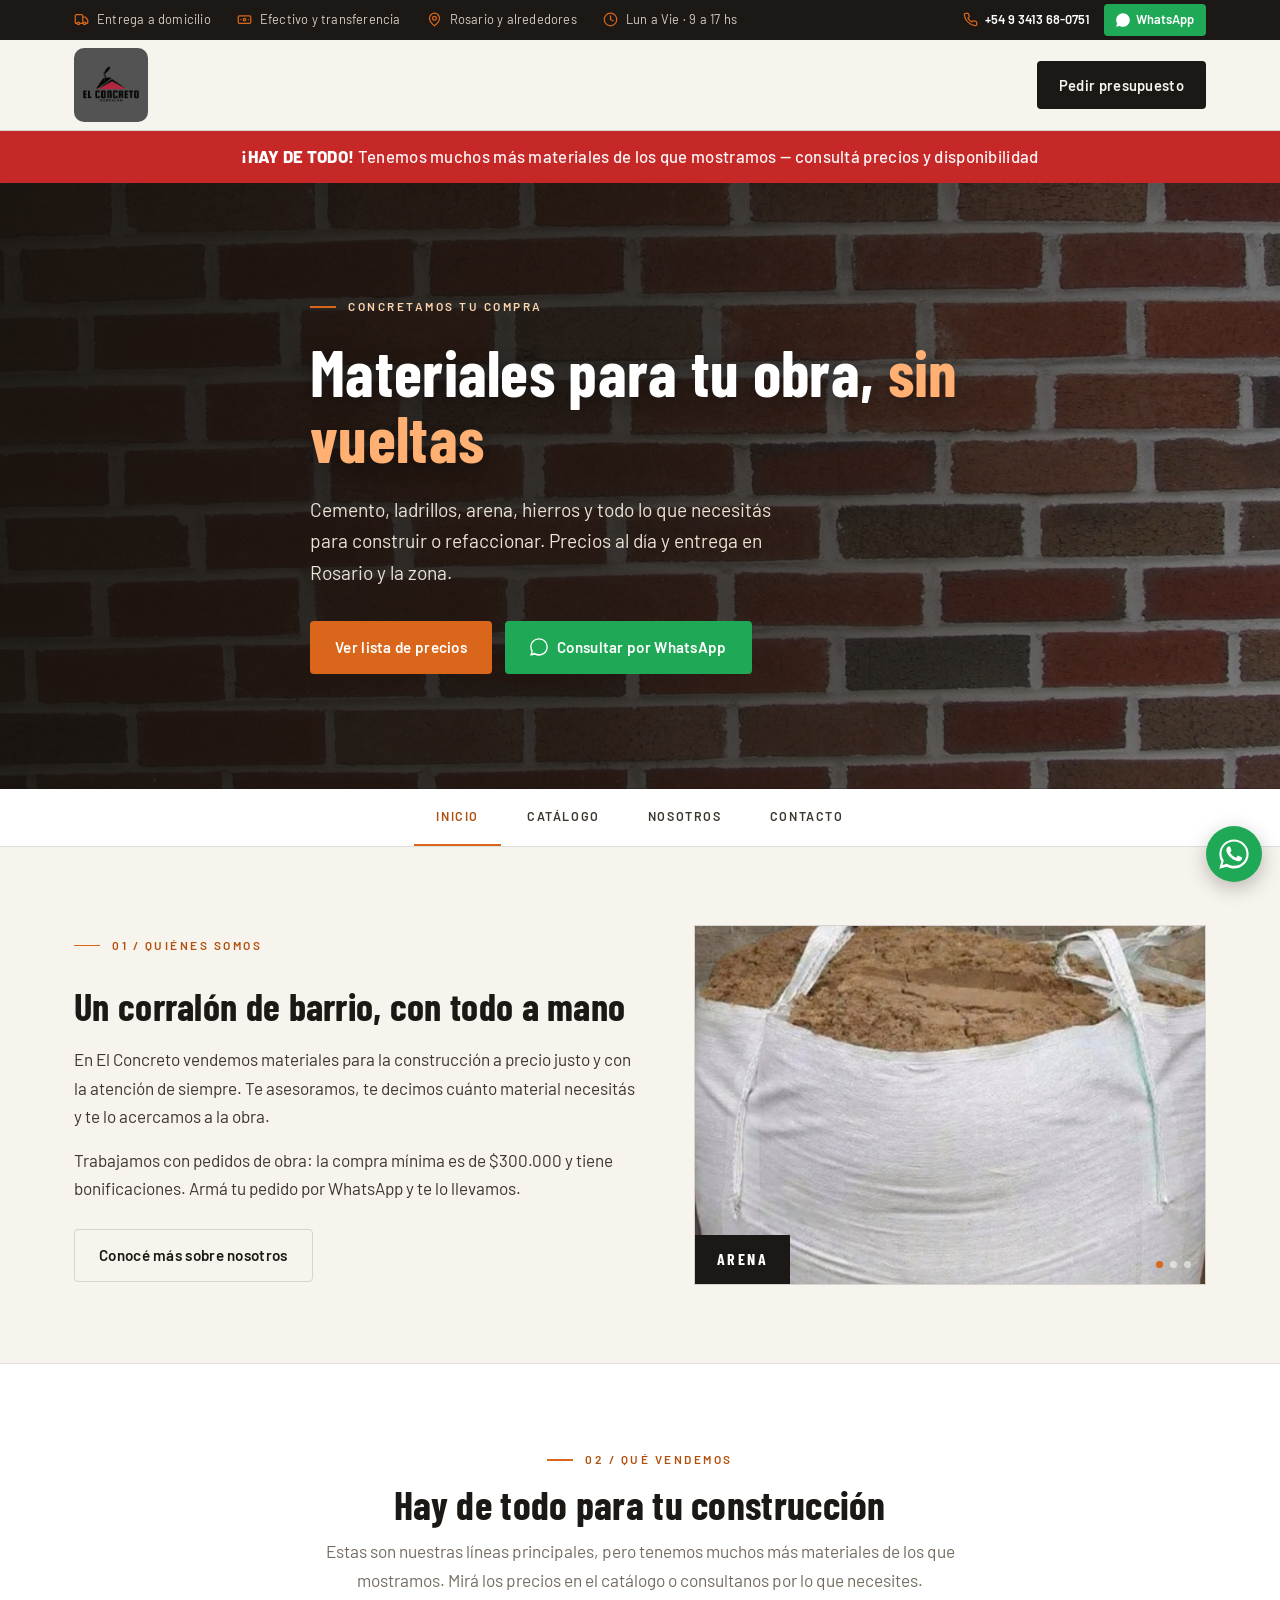
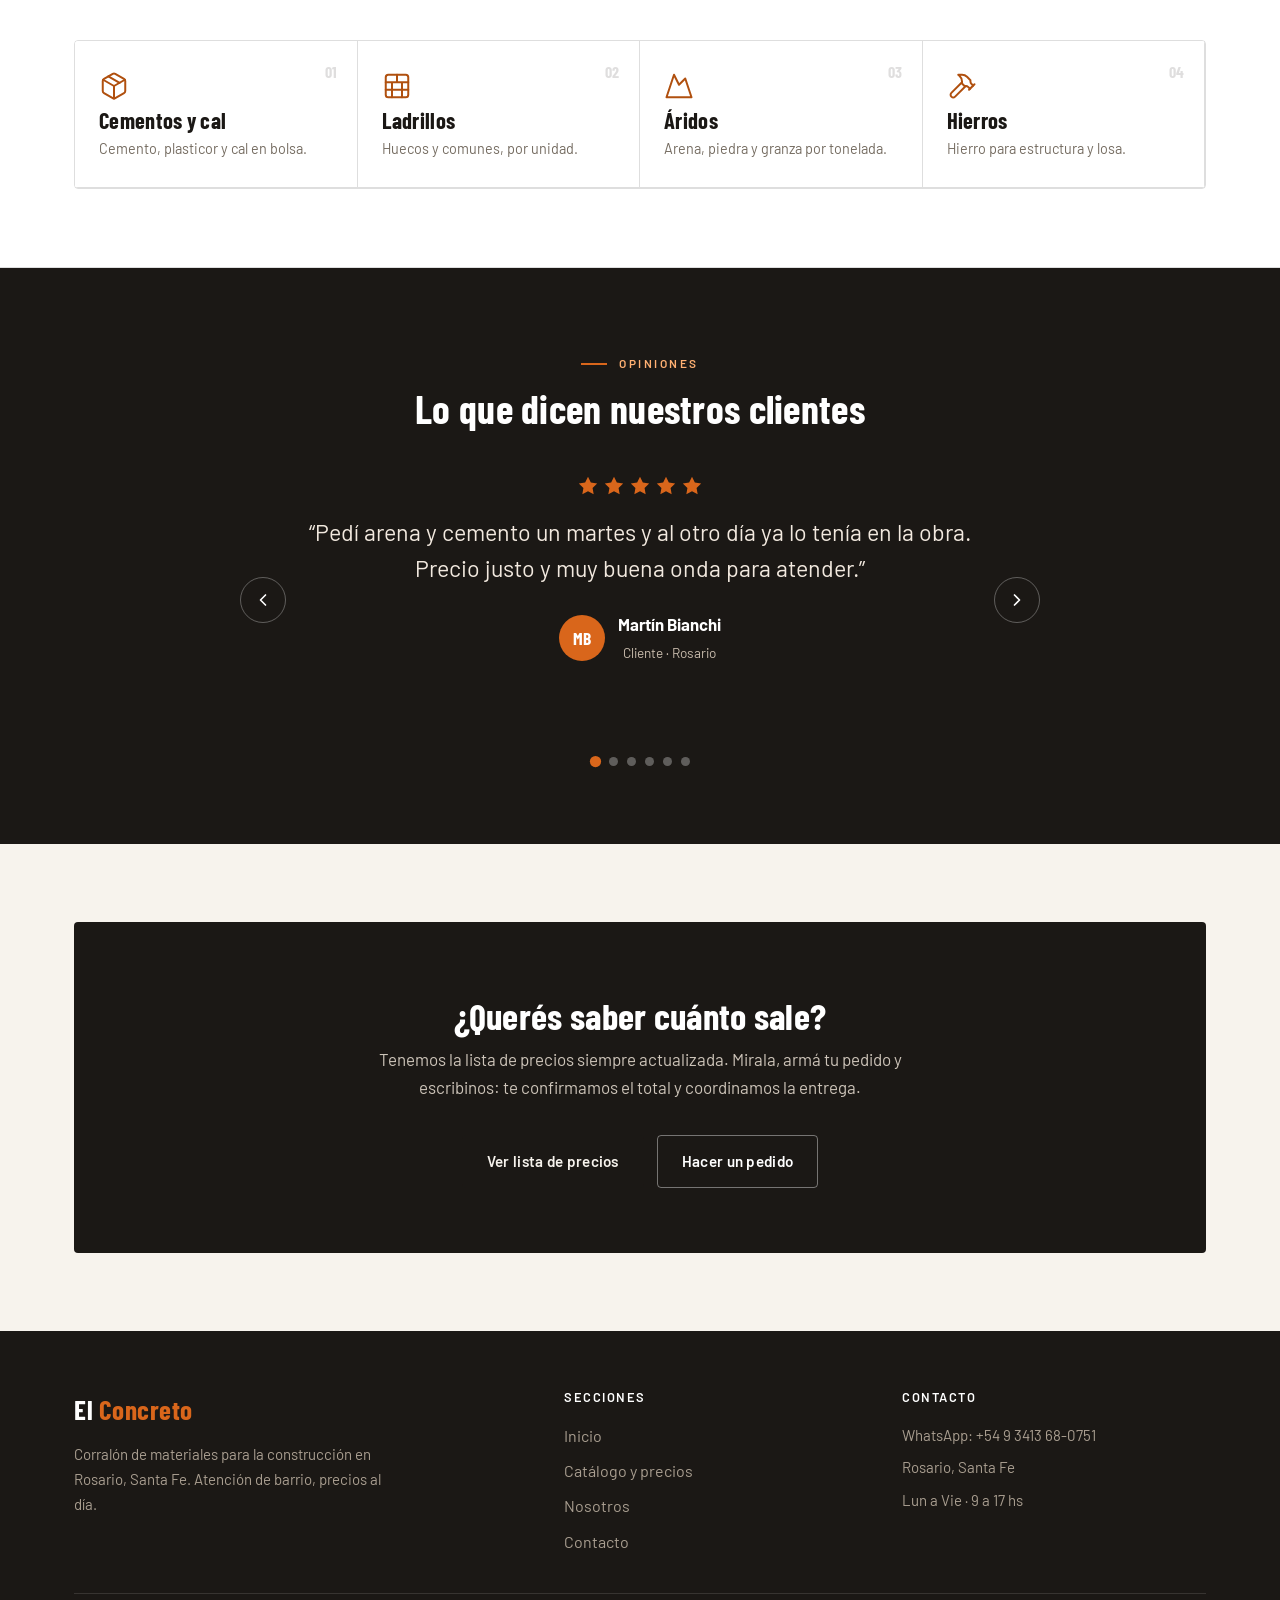
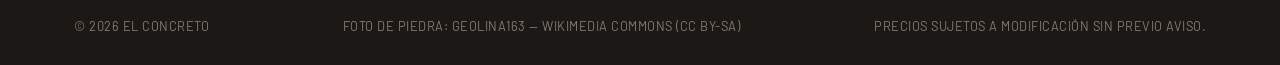
<file: index.html>
<!DOCTYPE html>
<html lang="es-AR">
<head>
<meta charset="UTF-8">
<meta name="viewport" content="width=device-width, initial-scale=1">

<!-- ⚠️ SEO: reemplazá esta URL base por la definitiva cuando publiques (GitHub Pages o dominio propio) -->
<title>El Concreto | Corralón de materiales para la construcción en Rosario</title>
<meta name="description" content="Corralón en Rosario. Cemento, ladrillos, arena, piedra, hierros, cal y más, con precios al día y entrega a domicilio. Hacé tu pedido por WhatsApp.">
<link rel="canonical" href="https://elconcretorosario.com/">
<meta name="theme-color" content="#3D2614">

<meta property="og:type" content="website">
<meta property="og:title" content="El Concreto — Corralón en Rosario">
<meta property="og:description" content="Materiales para la construcción con precios al día y entrega a domicilio en Rosario y zona.">
<meta property="og:image" content="https://elconcretorosario.com/assets/ladrillos.jpg">
<meta property="og:url" content="https://elconcretorosario.com/">
<meta name="twitter:card" content="summary_large_image">

<link rel="icon" href="assets/logo-full.png" type="image/png">
<link rel="preconnect" href="https://fonts.googleapis.com">
<link rel="preconnect" href="https://fonts.gstatic.com" crossorigin>
<link href="https://fonts.googleapis.com/css2?family=Barlow+Condensed:wght@600;700&family=Barlow:wght@400;500;600;700&display=swap" rel="stylesheet">
<link rel="stylesheet" href="assets/styles.css?v=concreto">

<script type="application/ld+json">
{
  "@context": "https://schema.org",
  "@type": "HardwareStore",
  "name": "El Concreto",
  "description": "Corralón de materiales para la construcción en Rosario, Santa Fe.",
  "image": "https://elconcretorosario.com/assets/ladrillos.jpg",
  "url": "https://elconcretorosario.com/",
  "telephone": "+5493413680751",
  "address": {
    "@type": "PostalAddress",
    "addressLocality": "Rosario",
    "addressRegion": "Santa Fe",
    "addressCountry": "AR"
  },
  "areaServed": "Rosario y alrededores",
  "priceRange": "$$"
}
</script>
</head>
<body>

<div class="utilbar">
  <div class="wrap utilbar-inner">
    <ul>
      <li><svg viewBox="0 0 24 24"><path d="M14 18V6a2 2 0 0 0-2-2H4a2 2 0 0 0-2 2v11a1 1 0 0 0 1 1h2"/><path d="M15 18H9"/><path d="M19 18h2a1 1 0 0 0 1-1v-3.65a1 1 0 0 0-.22-.62l-3.48-4.35A1 1 0 0 0 17.52 8H14"/><circle cx="7" cy="18" r="2"/><circle cx="17" cy="18" r="2"/></svg> Entrega a domicilio</li>
      <li><svg viewBox="0 0 24 24"><rect width="20" height="12" x="2" y="6" rx="2"/><circle cx="12" cy="12" r="2"/><path d="M6 12h.01M18 12h.01"/></svg> Efectivo y transferencia</li>
      <li><svg viewBox="0 0 24 24"><path d="M20 10c0 6-8 12-8 12s-8-6-8-12a8 8 0 0 1 16 0Z"/><circle cx="12" cy="10" r="3"/></svg> Rosario y alrededores</li>
      <li><svg viewBox="0 0 24 24"><circle cx="12" cy="12" r="10"/><polyline points="12 6 12 12 16 14"/></svg> Lun a Vie · 9 a 17 hs</li>
    </ul>
    <div class="util-contacto">
      <span class="util-tel"><svg viewBox="0 0 24 24"><path d="M22 16.92v3a2 2 0 0 1-2.18 2 19.79 19.79 0 0 1-8.63-3.07 19.5 19.5 0 0 1-6-6 19.79 19.79 0 0 1-3.07-8.67A2 2 0 0 1 4.11 2h3a2 2 0 0 1 2 1.72c.13.96.36 1.9.7 2.81a2 2 0 0 1-.45 2.11L8.09 9.91a16 16 0 0 0 6 6l1.27-1.27a2 2 0 0 1 2.11-.45c.91.34 1.85.57 2.81.7A2 2 0 0 1 22 16.92z"/></svg>+54 9 3413 68-0751</span>
      <a class="util-wsp" href="https://wa.me/5493413680751" target="_blank" rel="noopener" aria-label="Escribinos por WhatsApp"><svg viewBox="0 0 32 32"><path d="M16 .4C7.4.4.4 7.4.4 16c0 2.8.7 5.5 2.1 7.9L.3 31.7l8-2.1c2.3 1.3 5 1.9 7.7 1.9 8.6 0 15.6-7 15.6-15.6S24.6.4 16 .4z"/></svg>WhatsApp</a>
    </div>
  </div>
</div>

<header class="site-header">
  <div class="wrap header-inner">
    <a class="brand" href="index.html" aria-label="El Concreto - Inicio">
      <span class="brand-mark"><img src="assets/logo-full.png" alt="" width="42" height="42"></span>
      <span class="brand-text">
        <span class="brand-name">El <b>Concreto</b></span>
        <span class="brand-tag">Corralón · Rosario</span>
      </span>
    </a>
    <a class="header-cta" href="https://wa.me/5493413680751" target="_blank" rel="noopener">Pedir presupuesto</a>
  </div>
</header>

<a class="banner-rojo" href="catalogo.html">
  <b>¡Hay de todo!</b> <span>Tenemos muchos más materiales de los que mostramos — consultá precios y disponibilidad</span>
</a>

<!-- HERO -->
<section class="hero">
  <div class="wrap hero-inner">
    <span class="eyebrow">Concretamos tu compra</span>
    <h1>Materiales para tu obra, <em>sin vueltas</em></h1>
    <p>Cemento, ladrillos, arena, hierros y todo lo que necesitás para construir o refaccionar. Precios al día y entrega en Rosario y la zona.</p>
    <div class="hero-acciones">
      <a class="btn btn-primario" href="catalogo.html">Ver lista de precios</a>
      <a class="btn btn-wsp" href="https://wa.me/5493413680751?text=Hola%20El%20Concreto!%20Quer%C3%ADa%20hacer%20una%20consulta" target="_blank" rel="noopener">
        <svg viewBox="0 0 32 32"><path d="M16 .4C7.4.4.4 7.4.4 16c0 2.8.7 5.5 2.1 7.9L.3 31.7l8-2.1c2.3 1.3 5 1.9 7.7 1.9 8.6 0 15.6-7 15.6-15.6S24.6.4 16 .4zm0 28.2c-2.5 0-4.9-.7-7-1.9l-.5-.3-4.7 1.2 1.3-4.6-.3-.5c-1.4-2.2-2.1-4.7-2.1-7.2C2.7 8.6 8.6 2.7 16 2.7S29.3 8.6 29.3 16 23.4 28.6 16 28.6z"/></svg>
        Consultar por WhatsApp
      </a>
    </div>
  </div>
</section>

<nav class="menu-bar" aria-label="Menú principal">
  <div class="wrap menu-bar-inner">
    <a href="index.html" class="active" aria-current="page">Inicio</a>
    <a href="catalogo.html">Catálogo</a>
    <a href="nosotros.html">Nosotros</a>
    <a href="contacto.html">Contacto</a>
  </div>
</nav>

<!-- INTRO -->
<section class="seccion">
  <div class="wrap intro-grid">
    <div class="intro-texto">
      <span class="kicker">01 / Quiénes somos</span>
      <h2>Un corralón de barrio, con todo a mano</h2>
      <p>En El Concreto vendemos materiales para la construcción a precio justo y con la atención de siempre. Te asesoramos, te decimos cuánto material necesitás y te lo acercamos a la obra.</p>
      <p>Trabajamos con pedidos de obra: la compra mínima es de $300.000 y tiene bonificaciones. Armá tu pedido por WhatsApp y te lo llevamos.</p>
      <a class="btn btn-linea" href="nosotros.html">Conocé más sobre nosotros</a>
    </div>
    <div class="intro-galeria" role="img" aria-label="Materiales que vendemos: arena, piedra y ladrillos">
      <div class="slide is-active" data-label="Arena" style="background-image:url('assets/m-arena.jpg'); background-position:center 22%"></div>
      <div class="slide" data-label="Piedra" style="background-image:url('assets/m-piedra.jpg')"></div>
      <div class="slide" data-label="Ladrillos" style="background-image:url('assets/ladrillos.jpg')"></div>
      <span class="intro-galeria-tag">Arena</span>
      <div class="intro-galeria-dots"><i class="on"></i><i></i><i></i></div>
    </div>
  </div>
</section>

<!-- CATEGORÍAS -->
<section class="seccion alt">
  <div class="wrap">
    <div class="seccion-cabecera centro">
      <span class="kicker">02 / Qué vendemos</span>
      <h2>Hay de todo para tu construcción</h2>
      <p>Estas son nuestras líneas principales, pero tenemos muchos más materiales de los que mostramos. Mirá los precios en el catálogo o consultanos por lo que necesites.</p>
    </div>
    <div class="cats">
      <a class="cat-card" href="catalogo.html#cementos">
        <span class="cat-ico"><svg viewBox="0 0 24 24"><path d="m7.5 4.27 9 5.15"/><path d="M21 8a2 2 0 0 0-1-1.73l-7-4a2 2 0 0 0-2 0l-7 4A2 2 0 0 0 3 8v8a2 2 0 0 0 1 1.73l7 4a2 2 0 0 0 2 0l7-4A2 2 0 0 0 21 16Z"/><path d="m3.3 7 8.7 5 8.7-5"/><path d="M12 22V12"/></svg></span>
        <h3>Cementos y cal</h3>
        <p>Cemento, plasticor y cal en bolsa.</p>
      </a>
      <a class="cat-card" href="catalogo.html#ladrillos">
        <span class="cat-ico"><svg viewBox="0 0 24 24"><rect width="18" height="18" x="3" y="3" rx="2"/><path d="M3 9h18M3 15h18M12 3v6M16 9v6M8 9v6M8 15v6M16 15v6"/></svg></span>
        <h3>Ladrillos</h3>
        <p>Huecos y comunes, por unidad.</p>
      </a>
      <a class="cat-card" href="catalogo.html#aridos">
        <span class="cat-ico"><svg viewBox="0 0 24 24"><path d="m8 3 4 8 5-5 5 15H2L8 3z"/></svg></span>
        <h3>Áridos</h3>
        <p>Arena, piedra y granza por tonelada.</p>
      </a>
      <a class="cat-card" href="catalogo.html#hierros">
        <span class="cat-ico"><svg viewBox="0 0 24 24"><path d="m15 12-8.5 8.5a2.12 2.12 0 1 1-3-3L12 9"/><path d="M17.64 15 22 10.64"/><path d="m20.91 11.7-1.25-1.25c-.6-.6-.93-1.4-.93-2.25v-.86L16.01 4.6a5.56 5.56 0 0 0-3.94-1.64H9l.92.82A6.18 6.18 0 0 1 12 8.4v1.56l2 2h.86c.85 0 1.65.33 2.25.93l1.25 1.25"/></svg></span>
        <h3>Hierros</h3>
        <p>Hierro para estructura y losa.</p>
      </a>
    </div>
  </div>
</section>

<!-- OPINIONES (carrusel) — ⚠️ reseñas de ejemplo, reemplazar por reales -->
<section class="seccion opiniones-sec">
  <div class="wrap">
    <div class="seccion-cabecera centro">
      <span class="kicker">Opiniones</span>
      <h2>Lo que dicen nuestros clientes</h2>
    </div>
    <div class="carrusel">
      <button class="carrusel-nav prev" type="button" aria-label="Opinión anterior"><svg viewBox="0 0 24 24"><path d="M15 18l-6-6 6-6"/></svg></button>
      <div class="carrusel-track">
        <article class="op is-active">
          <div class="op-stars" role="img" aria-label="5 de 5 estrellas"><svg viewBox="0 0 24 24" class="on"><path d="M12 2l3.09 6.26L22 9.27l-5 4.87 1.18 6.88L12 17.77l-6.18 3.25L7 14.14 2 9.27l6.91-1.01z"/></svg><svg viewBox="0 0 24 24" class="on"><path d="M12 2l3.09 6.26L22 9.27l-5 4.87 1.18 6.88L12 17.77l-6.18 3.25L7 14.14 2 9.27l6.91-1.01z"/></svg><svg viewBox="0 0 24 24" class="on"><path d="M12 2l3.09 6.26L22 9.27l-5 4.87 1.18 6.88L12 17.77l-6.18 3.25L7 14.14 2 9.27l6.91-1.01z"/></svg><svg viewBox="0 0 24 24" class="on"><path d="M12 2l3.09 6.26L22 9.27l-5 4.87 1.18 6.88L12 17.77l-6.18 3.25L7 14.14 2 9.27l6.91-1.01z"/></svg><svg viewBox="0 0 24 24" class="on"><path d="M12 2l3.09 6.26L22 9.27l-5 4.87 1.18 6.88L12 17.77l-6.18 3.25L7 14.14 2 9.27l6.91-1.01z"/></svg></div>
          <p class="op-quote">“Pedí arena y cemento un martes y al otro día ya lo tenía en la obra. Precio justo y muy buena onda para atender.”</p>
          <div class="op-autor"><span class="ava">MB</span><div><b>Martín Bianchi</b><span>Cliente · Rosario</span></div></div>
        </article>
        <article class="op">
          <div class="op-stars" role="img" aria-label="5 de 5 estrellas"><svg viewBox="0 0 24 24" class="on"><path d="M12 2l3.09 6.26L22 9.27l-5 4.87 1.18 6.88L12 17.77l-6.18 3.25L7 14.14 2 9.27l6.91-1.01z"/></svg><svg viewBox="0 0 24 24" class="on"><path d="M12 2l3.09 6.26L22 9.27l-5 4.87 1.18 6.88L12 17.77l-6.18 3.25L7 14.14 2 9.27l6.91-1.01z"/></svg><svg viewBox="0 0 24 24" class="on"><path d="M12 2l3.09 6.26L22 9.27l-5 4.87 1.18 6.88L12 17.77l-6.18 3.25L7 14.14 2 9.27l6.91-1.01z"/></svg><svg viewBox="0 0 24 24" class="on"><path d="M12 2l3.09 6.26L22 9.27l-5 4.87 1.18 6.88L12 17.77l-6.18 3.25L7 14.14 2 9.27l6.91-1.01z"/></svg><svg viewBox="0 0 24 24" class="on"><path d="M12 2l3.09 6.26L22 9.27l-5 4.87 1.18 6.88L12 17.77l-6.18 3.25L7 14.14 2 9.27l6.91-1.01z"/></svg></div>
          <p class="op-quote">“Estoy refaccionando la casa y no tenía idea de cantidades. Me asesoraron con paciencia y me ahorraron plata. Muy recomendables.”</p>
          <div class="op-autor"><span class="ava">CC</span><div><b>Carla Carballo</b><span>Cliente · zona sur</span></div></div>
        </article>
        <article class="op">
          <div class="op-stars" role="img" aria-label="4 de 5 estrellas"><svg viewBox="0 0 24 24" class="on"><path d="M12 2l3.09 6.26L22 9.27l-5 4.87 1.18 6.88L12 17.77l-6.18 3.25L7 14.14 2 9.27l6.91-1.01z"/></svg><svg viewBox="0 0 24 24" class="on"><path d="M12 2l3.09 6.26L22 9.27l-5 4.87 1.18 6.88L12 17.77l-6.18 3.25L7 14.14 2 9.27l6.91-1.01z"/></svg><svg viewBox="0 0 24 24" class="on"><path d="M12 2l3.09 6.26L22 9.27l-5 4.87 1.18 6.88L12 17.77l-6.18 3.25L7 14.14 2 9.27l6.91-1.01z"/></svg><svg viewBox="0 0 24 24" class="on"><path d="M12 2l3.09 6.26L22 9.27l-5 4.87 1.18 6.88L12 17.77l-6.18 3.25L7 14.14 2 9.27l6.91-1.01z"/></svg><svg viewBox="0 0 24 24" class="off"><path d="M12 2l3.09 6.26L22 9.27l-5 4.87 1.18 6.88L12 17.77l-6.18 3.25L7 14.14 2 9.27l6.91-1.01z"/></svg></div>
          <p class="op-quote">“Buenos precios y entrega rápida en el barrio. La próxima vuelvo a comprar los ladrillos acá sin dudarlo.”</p>
          <div class="op-autor"><span class="ava">DW</span><div><b>Diego Wagner</b><span>Cliente · Rosario</span></div></div>
        </article>
        <article class="op">
          <div class="op-stars" role="img" aria-label="5 de 5 estrellas"><svg viewBox="0 0 24 24" class="on"><path d="M12 2l3.09 6.26L22 9.27l-5 4.87 1.18 6.88L12 17.77l-6.18 3.25L7 14.14 2 9.27l6.91-1.01z"/></svg><svg viewBox="0 0 24 24" class="on"><path d="M12 2l3.09 6.26L22 9.27l-5 4.87 1.18 6.88L12 17.77l-6.18 3.25L7 14.14 2 9.27l6.91-1.01z"/></svg><svg viewBox="0 0 24 24" class="on"><path d="M12 2l3.09 6.26L22 9.27l-5 4.87 1.18 6.88L12 17.77l-6.18 3.25L7 14.14 2 9.27l6.91-1.01z"/></svg><svg viewBox="0 0 24 24" class="on"><path d="M12 2l3.09 6.26L22 9.27l-5 4.87 1.18 6.88L12 17.77l-6.18 3.25L7 14.14 2 9.27l6.91-1.01z"/></svg><svg viewBox="0 0 24 24" class="on"><path d="M12 2l3.09 6.26L22 9.27l-5 4.87 1.18 6.88L12 17.77l-6.18 3.25L7 14.14 2 9.27l6.91-1.01z"/></svg></div>
          <p class="op-quote">“Soy arquitecta y trabajo seguido con El Concreto en mis obras. Cumplen con los tiempos de entrega y la calidad del material siempre está.”</p>
          <div class="op-autor"><span class="ava">LR</span><div><b>Lucía Romano</b><span>Cliente · Rosario</span></div></div>
        </article>
        <article class="op">
          <div class="op-stars" role="img" aria-label="5 de 5 estrellas"><svg viewBox="0 0 24 24" class="on"><path d="M12 2l3.09 6.26L22 9.27l-5 4.87 1.18 6.88L12 17.77l-6.18 3.25L7 14.14 2 9.27l6.91-1.01z"/></svg><svg viewBox="0 0 24 24" class="on"><path d="M12 2l3.09 6.26L22 9.27l-5 4.87 1.18 6.88L12 17.77l-6.18 3.25L7 14.14 2 9.27l6.91-1.01z"/></svg><svg viewBox="0 0 24 24" class="on"><path d="M12 2l3.09 6.26L22 9.27l-5 4.87 1.18 6.88L12 17.77l-6.18 3.25L7 14.14 2 9.27l6.91-1.01z"/></svg><svg viewBox="0 0 24 24" class="on"><path d="M12 2l3.09 6.26L22 9.27l-5 4.87 1.18 6.88L12 17.77l-6.18 3.25L7 14.14 2 9.27l6.91-1.01z"/></svg><svg viewBox="0 0 24 24" class="on"><path d="M12 2l3.09 6.26L22 9.27l-5 4.87 1.18 6.88L12 17.77l-6.18 3.25L7 14.14 2 9.27l6.91-1.01z"/></svg></div>
          <p class="op-quote">“Hice toda la ampliación de mi casa comprándoles a ellos. Buen precio y te entregan justo cuando dicen. Muy cumplidores.”</p>
          <div class="op-autor"><span class="ava">GM</span><div><b>Gastón Müller</b><span>Cliente · Funes</span></div></div>
        </article>
        <article class="op">
          <div class="op-stars" role="img" aria-label="4 de 5 estrellas"><svg viewBox="0 0 24 24" class="on"><path d="M12 2l3.09 6.26L22 9.27l-5 4.87 1.18 6.88L12 17.77l-6.18 3.25L7 14.14 2 9.27l6.91-1.01z"/></svg><svg viewBox="0 0 24 24" class="on"><path d="M12 2l3.09 6.26L22 9.27l-5 4.87 1.18 6.88L12 17.77l-6.18 3.25L7 14.14 2 9.27l6.91-1.01z"/></svg><svg viewBox="0 0 24 24" class="on"><path d="M12 2l3.09 6.26L22 9.27l-5 4.87 1.18 6.88L12 17.77l-6.18 3.25L7 14.14 2 9.27l6.91-1.01z"/></svg><svg viewBox="0 0 24 24" class="on"><path d="M12 2l3.09 6.26L22 9.27l-5 4.87 1.18 6.88L12 17.77l-6.18 3.25L7 14.14 2 9.27l6.91-1.01z"/></svg><svg viewBox="0 0 24 24" class="off"><path d="M12 2l3.09 6.26L22 9.27l-5 4.87 1.18 6.88L12 17.77l-6.18 3.25L7 14.14 2 9.27l6.91-1.01z"/></svg></div>
          <p class="op-quote">“Pedí por WhatsApp y en el día me pasaron el presupuesto. Re cómodo para los que andamos a las corridas. Atienden con paciencia.”</p>
          <div class="op-autor"><span class="ava">AL</span><div><b>Andrea Lozano</b><span>Cliente · Rosario</span></div></div>
        </article>
      </div>
      <button class="carrusel-nav next" type="button" aria-label="Opinión siguiente"><svg viewBox="0 0 24 24"><path d="M9 18l6-6-6-6"/></svg></button>
    </div>
    <div class="carrusel-dots"></div>
  </div>
</section>

<!-- CTA PRECIOS -->
<section class="seccion">
  <div class="wrap">
    <div class="bloque-cta">
      <h2>¿Querés saber cuánto sale?</h2>
      <p>Tenemos la lista de precios siempre actualizada. Mirala, armá tu pedido y escribinos: te confirmamos el total y coordinamos la entrega.</p>
      <a class="btn btn-primario" href="catalogo.html">Ver lista de precios</a>
      <a class="btn btn-claro" href="https://wa.me/5493413680751?text=Hola%20El%20Concreto!%20Quer%C3%ADa%20hacer%20un%20pedido" target="_blank" rel="noopener">Hacer un pedido</a>
    </div>
  </div>
</section>

<footer class="site-footer">
  <div class="wrap">
    <div class="footer-grid">
      <div class="footer-brand">
        <div class="brand-name">El <b>Concreto</b></div>
        <p>Corralón de materiales para la construcción en Rosario, Santa Fe. Atención de barrio, precios al día.</p>
      </div>
      <div>
        <h4>Secciones</h4>
        <ul>
          <li><a href="index.html">Inicio</a></li>
          <li><a href="catalogo.html">Catálogo y precios</a></li>
          <li><a href="nosotros.html">Nosotros</a></li>
          <li><a href="contacto.html">Contacto</a></li>
        </ul>
      </div>
      <div>
        <h4>Contacto</h4>
        <div class="lineas">
          <span>WhatsApp: <a href="https://wa.me/5493413680751">+54 9 3413 68-0751</a></span>
          <span>Rosario, Santa Fe</span>
          <span>Lun a Vie · 9 a 17 hs</span>
        </div>
      </div>
    </div>
    <div class="footer-bottom">
      <span>© 2026 El Concreto</span>
      <span>Foto de piedra: Geolina163 — Wikimedia Commons (CC BY-SA)</span>
      <span>Precios sujetos a modificación sin previo aviso.</span>
    </div>
  </div>
</footer>

<a class="wsp-flotante" href="https://wa.me/5493413680751" target="_blank" rel="noopener" aria-label="Escribinos por WhatsApp">
  <svg viewBox="0 0 32 32"><path d="M16 .4C7.4.4.4 7.4.4 16c0 2.8.7 5.5 2.1 7.9L.3 31.7l8-2.1c2.3 1.3 5 1.9 7.7 1.9 8.6 0 15.6-7 15.6-15.6S24.6.4 16 .4zm0 28.2c-2.5 0-4.9-.7-7-1.9l-.5-.3-4.7 1.2 1.3-4.6-.3-.5c-1.4-2.2-2.1-4.7-2.1-7.2C2.7 8.6 8.6 2.7 16 2.7S29.3 8.6 29.3 16 23.4 28.6 16 28.6zm7.6-9.4c-.4-.2-2.5-1.2-2.8-1.4-.4-.1-.7-.2-.9.2-.3.4-1 1.4-1.3 1.6-.2.3-.5.3-.9.1-.4-.2-1.8-.7-3.4-2.1-1.2-1.1-2.1-2.5-2.3-2.9-.2-.4 0-.6.2-.8.2-.2.4-.5.6-.7.2-.2.3-.4.4-.7.1-.3.1-.5 0-.7-.1-.2-.9-2.2-1.2-3-.3-.8-.7-.7-.9-.7h-.8c-.3 0-.7.1-1.1.5-.4.4-1.4 1.4-1.4 3.4s1.5 4 1.7 4.2c.2.3 2.9 4.5 7.1 6.3 1 .4 1.8.7 2.4.9.9.3 1.8.2 2.5.2.8-.1 2.5-1 2.8-2 .3-1 .3-1.8.2-2-.1-.2-.4-.3-.8-.5z"/></svg>
</a>

<script src="assets/app.js" defer></script>
</body>
</html>
</file>
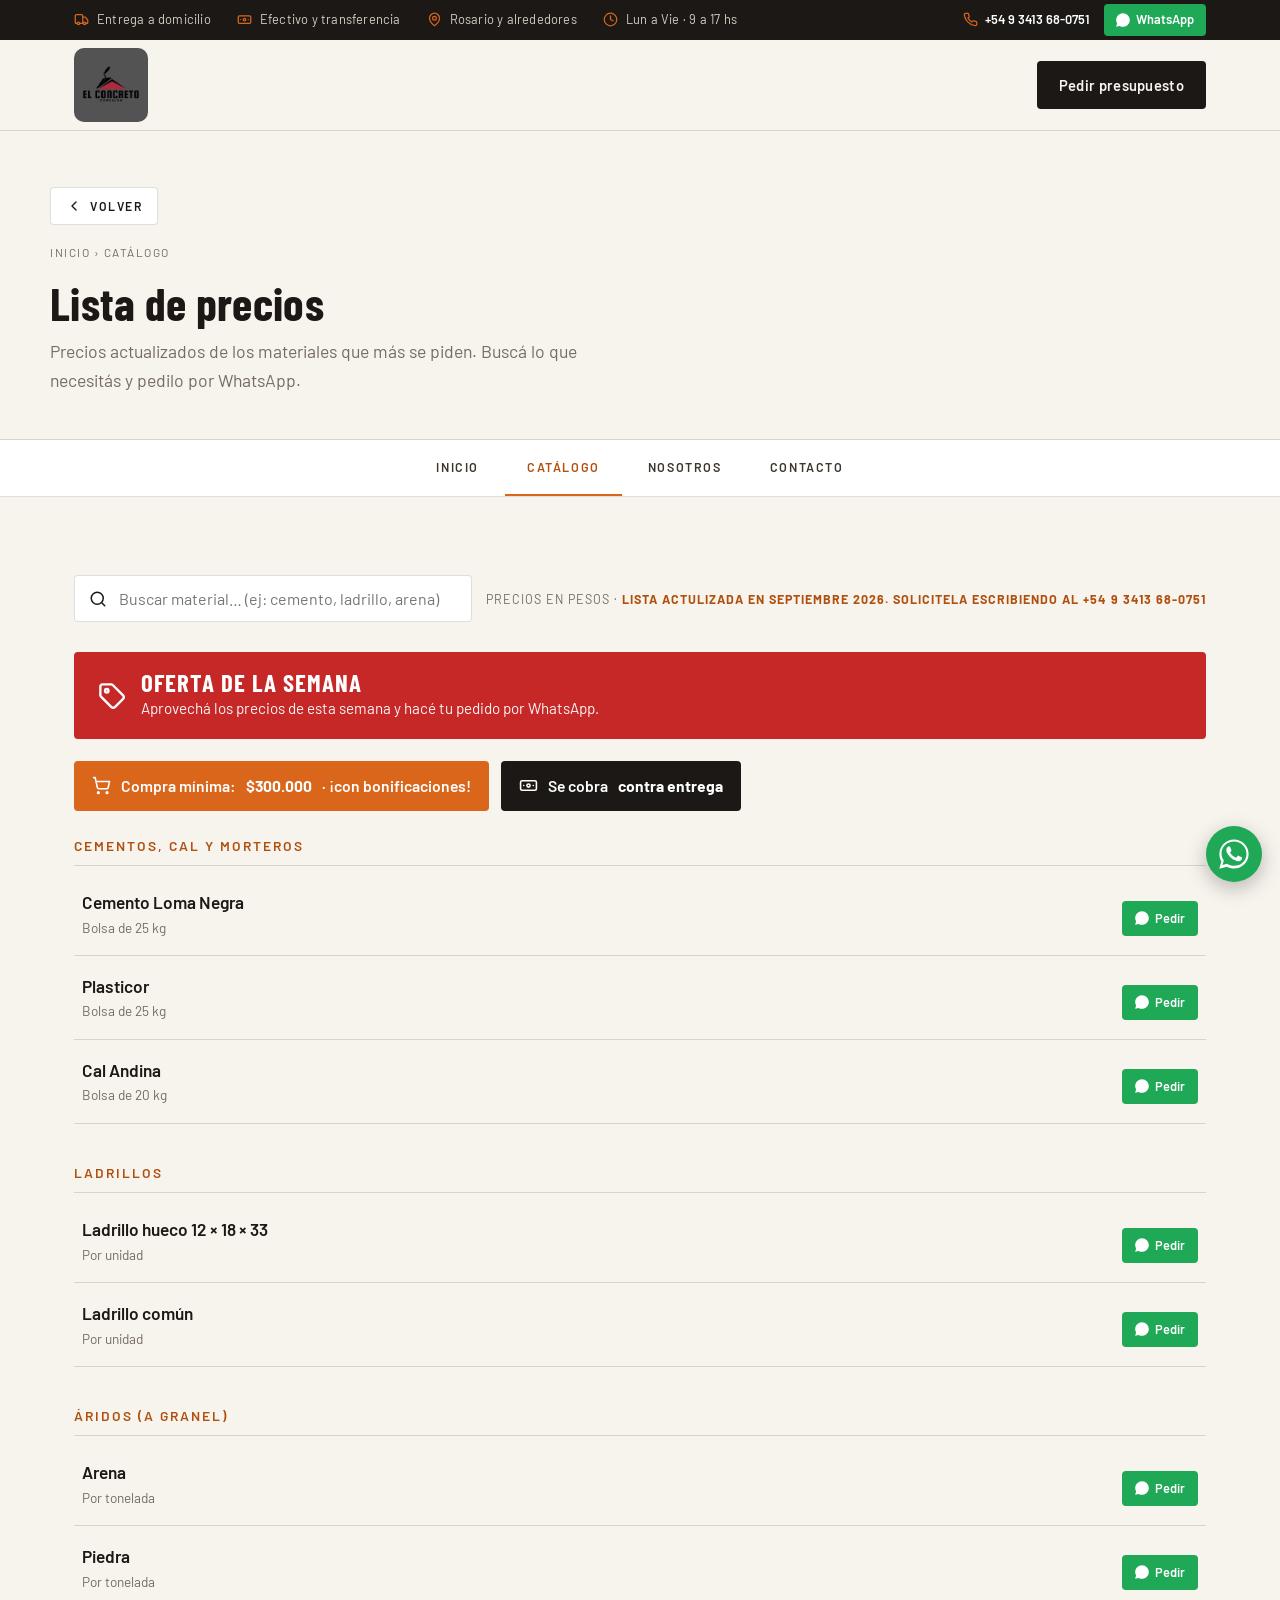
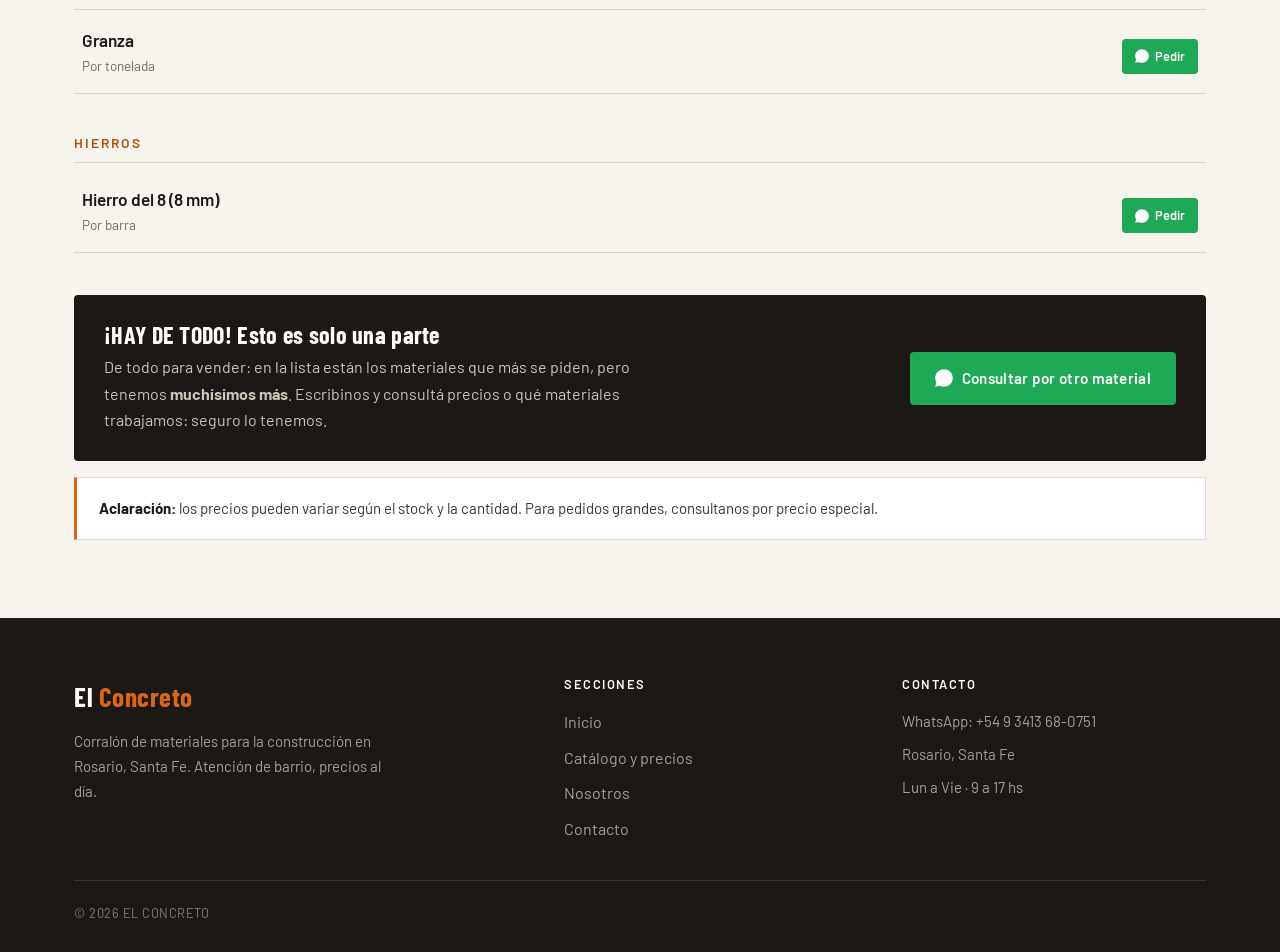
<file: catalogo.html>
<!DOCTYPE html>
<html lang="es-AR">
<head>
<meta charset="UTF-8">
<meta name="viewport" content="width=device-width, initial-scale=1">

<title>Catálogo y lista de precios | El Concreto — Corralón en Rosario</title>
<meta name="description" content="Lista de precios actualizada de El Concreto: cemento, plasticor, cal, ladrillos, arena, piedra, granza y hierros. Pedí por WhatsApp en Rosario.">
<link rel="canonical" href="https://elconcretorosario.com/catalogo.html">
<meta name="theme-color" content="#3D2614">

<meta property="og:type" content="website">
<meta property="og:title" content="Catálogo y lista de precios — El Concreto">
<meta property="og:description" content="Precios al día de materiales para la construcción en Rosario.">
<meta property="og:image" content="https://elconcretorosario.com/assets/ladrillos.jpg">
<meta property="og:url" content="https://elconcretorosario.com/catalogo.html">
<meta name="twitter:card" content="summary_large_image">

<link rel="icon" href="assets/logo-full.png" type="image/png">
<link rel="preconnect" href="https://fonts.googleapis.com">
<link rel="preconnect" href="https://fonts.gstatic.com" crossorigin>
<link href="https://fonts.googleapis.com/css2?family=Barlow+Condensed:wght@600;700&family=Barlow:wght@400;500;600;700&display=swap" rel="stylesheet">
<link rel="stylesheet" href="assets/styles.css?v=concreto">
</head>
<body>

<div class="utilbar">
  <div class="wrap utilbar-inner">
    <ul>
      <li><svg viewBox="0 0 24 24"><path d="M14 18V6a2 2 0 0 0-2-2H4a2 2 0 0 0-2 2v11a1 1 0 0 0 1 1h2"/><path d="M15 18H9"/><path d="M19 18h2a1 1 0 0 0 1-1v-3.65a1 1 0 0 0-.22-.62l-3.48-4.35A1 1 0 0 0 17.52 8H14"/><circle cx="7" cy="18" r="2"/><circle cx="17" cy="18" r="2"/></svg> Entrega a domicilio</li>
      <li><svg viewBox="0 0 24 24"><rect width="20" height="12" x="2" y="6" rx="2"/><circle cx="12" cy="12" r="2"/><path d="M6 12h.01M18 12h.01"/></svg> Efectivo y transferencia</li>
      <li><svg viewBox="0 0 24 24"><path d="M20 10c0 6-8 12-8 12s-8-6-8-12a8 8 0 0 1 16 0Z"/><circle cx="12" cy="10" r="3"/></svg> Rosario y alrededores</li>
      <li><svg viewBox="0 0 24 24"><circle cx="12" cy="12" r="10"/><polyline points="12 6 12 12 16 14"/></svg> Lun a Vie · 9 a 17 hs</li>
    </ul>
    <div class="util-contacto">
      <span class="util-tel"><svg viewBox="0 0 24 24"><path d="M22 16.92v3a2 2 0 0 1-2.18 2 19.79 19.79 0 0 1-8.63-3.07 19.5 19.5 0 0 1-6-6 19.79 19.79 0 0 1-3.07-8.67A2 2 0 0 1 4.11 2h3a2 2 0 0 1 2 1.72c.13.96.36 1.9.7 2.81a2 2 0 0 1-.45 2.11L8.09 9.91a16 16 0 0 0 6 6l1.27-1.27a2 2 0 0 1 2.11-.45c.91.34 1.85.57 2.81.7A2 2 0 0 1 22 16.92z"/></svg>+54 9 3413 68-0751</span>
      <a class="util-wsp" href="https://wa.me/5493413680751" target="_blank" rel="noopener" aria-label="Escribinos por WhatsApp"><svg viewBox="0 0 32 32"><path d="M16 .4C7.4.4.4 7.4.4 16c0 2.8.7 5.5 2.1 7.9L.3 31.7l8-2.1c2.3 1.3 5 1.9 7.7 1.9 8.6 0 15.6-7 15.6-15.6S24.6.4 16 .4z"/></svg>WhatsApp</a>
    </div>
  </div>
</div>

<header class="site-header">
  <div class="wrap header-inner">
    <a class="brand" href="index.html" aria-label="El Concreto - Inicio">
      <span class="brand-mark"><img src="assets/logo-full.png" alt="" width="42" height="42"></span>
      <span class="brand-text">
        <span class="brand-name">El <b>Concreto</b></span>
        <span class="brand-tag">Corralón · Rosario</span>
      </span>
    </a>
    <a class="header-cta" href="https://wa.me/5493413680751" target="_blank" rel="noopener">Pedir presupuesto</a>
  </div>
</header>

<section class="page-banner">
  <div class="wrap page-banner-inner">
    <a class="volver" href="index.html"><svg viewBox="0 0 24 24"><path d="M15 18l-6-6 6-6"/></svg> Volver</a>
    <div class="crumbs"><a href="index.html">Inicio</a> &rsaquo; Catálogo</div>
    <h1>Lista de precios</h1>
    <p>Precios actualizados de los materiales que más se piden. Buscá lo que necesitás y pedilo por WhatsApp.</p>
  </div>
</section>

<nav class="menu-bar" aria-label="Menú principal">
  <div class="wrap menu-bar-inner">
    <a href="index.html">Inicio</a>
    <a href="catalogo.html" class="active" aria-current="page">Catálogo</a>
    <a href="nosotros.html">Nosotros</a>
    <a href="contacto.html">Contacto</a>
  </div>
</nav>

<section class="seccion">
  <div class="wrap">

    <div class="precios-tools">
      <div class="buscador">
        <svg viewBox="0 0 24 24"><path d="M21 21l-4.35-4.35M11 19a8 8 0 1 1 0-16 8 8 0 0 1 0 16z" fill="none" stroke="currentColor" stroke-width="2" stroke-linecap="round"/></svg>
        <input type="text" id="buscador" placeholder="Buscar material… (ej: cemento, ladrillo, arena)" aria-label="Buscar material">
      </div>
      <p class="precios-fecha">Precios en pesos · <b>lista actulizada en septiembre 2026. Solicitela escribiendo al +54 9 3413 68-0751</b></p>
    </div>

    <div class="oferta-semana">
      <svg viewBox="0 0 24 24" width="28" height="28" fill="none" stroke="#fff" stroke-width="2" stroke-linecap="round" stroke-linejoin="round"><path d="M12.586 2.586A2 2 0 0 0 11.172 2H4a2 2 0 0 0-2 2v7.172a2 2 0 0 0 .586 1.414l8.704 8.704a2.426 2.426 0 0 0 3.42 0l6.58-6.58a2.426 2.426 0 0 0 0-3.42z"/><circle cx="7.5" cy="7.5" r="1.5"/></svg>
      <div class="txt"><b>Oferta de la semana</b><span>Aprovechá los precios de esta semana y hacé tu pedido por WhatsApp.</span></div>
    </div>

    <div class="avisos">
      <span class="aviso aviso-naranja"><svg viewBox="0 0 24 24"><circle cx="8" cy="21" r="1"/><circle cx="19" cy="21" r="1"/><path d="M2.05 2.05h2l2.66 12.42a2 2 0 0 0 2 1.58h9.78a2 2 0 0 0 1.95-1.57l1.65-7.43H5.12"/></svg> Compra mínima: <b>$300.000</b> · ¡con bonificaciones!</span>
      <span class="aviso aviso-oscuro"><svg viewBox="0 0 24 24"><rect width="20" height="12" x="2" y="6" rx="2"/><circle cx="12" cy="12" r="2"/><path d="M6 12h.01M18 12h.01"/></svg> Se cobra <b>contra entrega</b></span>
    </div>

    <!-- CEMENTOS Y CAL -->
    <div class="grupo" id="cementos">
      <h2>Cementos, cal y morteros</h2>
      <table class="tabla-precios">
        <tbody>
          <tr data-buscar="cemento loma negra portland bolsa 25 kg">
            <td><span class="tp-nombre">Cemento Loma Negra</span><span class="tp-unidad">Bolsa de 25 kg</span></td>
            <td class="tp-precio"><b></b><a class="pedir" href="https://wa.me/5493413680751?text=Hola!%20Quer%C3%ADa%20pedir%20Cemento%20Loma%20Negra%20(bolsa%2025%20kg)" target="_blank" rel="noopener"><svg viewBox="0 0 32 32"><path d="M16 .4C7.4.4.4 7.4.4 16c0 2.8.7 5.5 2.1 7.9L.3 31.7l8-2.1c2.3 1.3 5 1.9 7.7 1.9 8.6 0 15.6-7 15.6-15.6S24.6.4 16 .4z"/></svg><span>Pedir</span></a></td>
          </tr>
          <tr data-buscar="plasticor mortero plastificante bolsa 25 kg">
            <td><span class="tp-nombre">Plasticor</span><span class="tp-unidad">Bolsa de 25 kg</span></td>
            <td class="tp-precio"><b></b><a class="pedir" href="https://wa.me/5493413680751?text=Hola!%20Quer%C3%ADa%20pedir%20Plasticor%20(bolsa%2025%20kg)" target="_blank" rel="noopener"><svg viewBox="0 0 32 32"><path d="M16 .4C7.4.4.4 7.4.4 16c0 2.8.7 5.5 2.1 7.9L.3 31.7l8-2.1c2.3 1.3 5 1.9 7.7 1.9 8.6 0 15.6-7 15.6-15.6S24.6.4 16 .4z"/></svg><span>Pedir</span></a></td>
          </tr>
          <tr data-buscar="cal andina hidratada bolsa 20 kg">
            <td><span class="tp-nombre">Cal Andina</span><span class="tp-unidad">Bolsa de 20 kg</span></td>
            <td class="tp-precio"><b></b><a class="pedir" href="https://wa.me/5493413680751?text=Hola!%20Quer%C3%ADa%20pedir%20Cal%20Andina%20(bolsa%2020%20kg)" target="_blank" rel="noopener"><svg viewBox="0 0 32 32"><path d="M16 .4C7.4.4.4 7.4.4 16c0 2.8.7 5.5 2.1 7.9L.3 31.7l8-2.1c2.3 1.3 5 1.9 7.7 1.9 8.6 0 15.6-7 15.6-15.6S24.6.4 16 .4z"/></svg><span>Pedir</span></a></td>
          </tr>
        </tbody>
      </table>
    </div>

    <!-- LADRILLOS -->
    <div class="grupo" id="ladrillos">
      <h2>Ladrillos</h2>
      <table class="tabla-precios">
        <tbody>
          <tr data-buscar="ladrillo hueco 12x18x33 12 18 33">
            <td><span class="tp-nombre">Ladrillo hueco 12 × 18 × 33</span><span class="tp-unidad">Por unidad</span></td>
            <td class="tp-precio"><b></b><a class="pedir" href="https://wa.me/5493413680751?text=Hola!%20Quer%C3%ADa%20pedir%20Ladrillo%20hueco%2012x18x33" target="_blank" rel="noopener"><svg viewBox="0 0 32 32"><path d="M16 .4C7.4.4.4 7.4.4 16c0 2.8.7 5.5 2.1 7.9L.3 31.7l8-2.1c2.3 1.3 5 1.9 7.7 1.9 8.6 0 15.6-7 15.6-15.6S24.6.4 16 .4z"/></svg><span>Pedir</span></a></td>
          </tr>
          <tr data-buscar="ladrillo comun macizo">
            <td><span class="tp-nombre">Ladrillo común</span><span class="tp-unidad">Por unidad</span></td>
            <td class="tp-precio"><b></b><a class="pedir" href="https://wa.me/5493413680751?text=Hola!%20Quer%C3%ADa%20pedir%20Ladrillos%20comunes" target="_blank" rel="noopener"><svg viewBox="0 0 32 32"><path d="M16 .4C7.4.4.4 7.4.4 16c0 2.8.7 5.5 2.1 7.9L.3 31.7l8-2.1c2.3 1.3 5 1.9 7.7 1.9 8.6 0 15.6-7 15.6-15.6S24.6.4 16 .4z"/></svg><span>Pedir</span></a></td>
          </tr>
        </tbody>
      </table>
    </div>

    <!-- ÁRIDOS -->
    <div class="grupo" id="aridos">
      <h2>Áridos (a granel)</h2>
      <table class="tabla-precios">
        <tbody>
          <tr data-buscar="arena fina gruesa tonelada">
            <td><span class="tp-nombre">Arena</span><span class="tp-unidad">Por tonelada</span></td>
            <td class="tp-precio"><b></b><a class="pedir" href="https://wa.me/5493413680751?text=Hola!%20Quer%C3%ADa%20pedir%20Arena%20(por%20tonelada)" target="_blank" rel="noopener"><svg viewBox="0 0 32 32"><path d="M16 .4C7.4.4.4 7.4.4 16c0 2.8.7 5.5 2.1 7.9L.3 31.7l8-2.1c2.3 1.3 5 1.9 7.7 1.9 8.6 0 15.6-7 15.6-15.6S24.6.4 16 .4z"/></svg><span>Pedir</span></a></td>
          </tr>
          <tr data-buscar="piedra partida tonelada">
            <td><span class="tp-nombre">Piedra</span><span class="tp-unidad">Por tonelada</span></td>
            <td class="tp-precio"><b> </b><a class="pedir" href="https://wa.me/5493413680751?text=Hola!%20Quer%C3%ADa%20pedir%20Piedra%20(por%20tonelada)" target="_blank" rel="noopener"><svg viewBox="0 0 32 32"><path d="M16 .4C7.4.4.4 7.4.4 16c0 2.8.7 5.5 2.1 7.9L.3 31.7l8-2.1c2.3 1.3 5 1.9 7.7 1.9 8.6 0 15.6-7 15.6-15.6S24.6.4 16 .4z"/></svg><span>Pedir</span></a></td>
          </tr>
          <tr data-buscar="granza fina tonelada">
            <td><span class="tp-nombre">Granza</span><span class="tp-unidad">Por tonelada</span></td>
            <td class="tp-precio"><b></b><a class="pedir" href="https://wa.me/5493413680751?text=Hola!%20Quer%C3%ADa%20pedir%20Granza%20(por%20tonelada)" target="_blank" rel="noopener"><svg viewBox="0 0 32 32"><path d="M16 .4C7.4.4.4 7.4.4 16c0 2.8.7 5.5 2.1 7.9L.3 31.7l8-2.1c2.3 1.3 5 1.9 7.7 1.9 8.6 0 15.6-7 15.6-15.6S24.6.4 16 .4z"/></svg><span>Pedir</span></a></td>
          </tr>
        </tbody>
      </table>
    </div>

    <!-- HIERROS -->
    <div class="grupo" id="hierros">
      <h2>Hierros</h2>
      <table class="tabla-precios">
        <tbody>
          <tr data-buscar="hierro 8 mm del ocho varilla barra construccion">
            <td><span class="tp-nombre">Hierro del 8 (8 mm)</span><span class="tp-unidad">Por barra</span></td>
            <td class="tp-precio"><b></b><a class="pedir" href="https://wa.me/5493413680751?text=Hola!%20Quer%C3%ADa%20pedir%20Hierro%20del%208%20(8%20mm)" target="_blank" rel="noopener"><svg viewBox="0 0 32 32"><path d="M16 .4C7.4.4.4 7.4.4 16c0 2.8.7 5.5 2.1 7.9L.3 31.7l8-2.1c2.3 1.3 5 1.9 7.7 1.9 8.6 0 15.6-7 15.6-15.6S24.6.4 16 .4z"/></svg><span>Pedir</span></a></td>
          </tr>
        </tbody>
      </table>
    </div>

    <p class="sin-resultados" id="sin-resultados">No encontramos ese material. Probá con otra palabra o escribinos por WhatsApp y te lo conseguimos.</p>

    <div class="mas-productos">
      <div class="mas-productos-txt">
        <h3>¡HAY DE TODO! Esto es solo una parte</h3>
        <p>De todo para vender: en la lista están los materiales que más se piden, pero tenemos <b>muchísimos más</b>. Escribinos y consultá precios o qué materiales trabajamos: seguro lo tenemos.</p>
      </div>
      <a class="btn btn-wsp" href="https://wa.me/5493413680751?text=Hola%20El%20Concreto!%20Quer%C3%ADa%20consultar%20por%20otro%20material" target="_blank" rel="noopener">
        <svg viewBox="0 0 32 32"><path d="M16 .4C7.4.4.4 7.4.4 16c0 2.8.7 5.5 2.1 7.9L.3 31.7l8-2.1c2.3 1.3 5 1.9 7.7 1.9 8.6 0 15.6-7 15.6-15.6S24.6.4 16 .4z"/></svg>
        Consultar por otro material
      </a>
    </div>

    <div class="nota">
      <b>Aclaración:</b> los precios pueden variar según el stock y la cantidad. Para pedidos grandes, consultanos por precio especial.
    </div>

  </div>
</section>

<footer class="site-footer">
  <div class="wrap">
    <div class="footer-grid">
      <div class="footer-brand">
        <div class="brand-name">El <b>Concreto</b></div>
        <p>Corralón de materiales para la construcción en Rosario, Santa Fe. Atención de barrio, precios al día.</p>
      </div>
      <div>
        <h4>Secciones</h4>
        <ul>
          <li><a href="index.html">Inicio</a></li>
          <li><a href="catalogo.html">Catálogo y precios</a></li>
          <li><a href="nosotros.html">Nosotros</a></li>
          <li><a href="contacto.html">Contacto</a></li>
        </ul>
      </div>
      <div>
        <h4>Contacto</h4>
        <div class="lineas">
          <span>WhatsApp: <a href="https://wa.me/5493413680751">+54 9 3413 68-0751</a></span>
          <span>Rosario, Santa Fe</span>
          <span>Lun a Vie · 9 a 17 hs</span>
        </div>
      </div>
    </div>
    <div class="footer-bottom">
      <span>© 2026 El Concreto</span>
      <span></span>
    </div>
  </div>
</footer>

<a class="wsp-flotante" href="https://wa.me/5493413680751" target="_blank" rel="noopener" aria-label="Escribinos por WhatsApp">
  <svg viewBox="0 0 32 32"><path d="M16 .4C7.4.4.4 7.4.4 16c0 2.8.7 5.5 2.1 7.9L.3 31.7l8-2.1c2.3 1.3 5 1.9 7.7 1.9 8.6 0 15.6-7 15.6-15.6S24.6.4 16 .4zm0 28.2c-2.5 0-4.9-.7-7-1.9l-.5-.3-4.7 1.2 1.3-4.6-.3-.5c-1.4-2.2-2.1-4.7-2.1-7.2C2.7 8.6 8.6 2.7 16 2.7S29.3 8.6 29.3 16 23.4 28.6 16 28.6zm7.6-9.4c-.4-.2-2.5-1.2-2.8-1.4-.4-.1-.7-.2-.9.2-.3.4-1 1.4-1.3 1.6-.2.3-.5.3-.9.1-.4-.2-1.8-.7-3.4-2.1-1.2-1.1-2.1-2.5-2.3-2.9-.2-.4 0-.6.2-.8.2-.2.4-.5.6-.7.2-.2.3-.4.4-.7.1-.3.1-.5 0-.7-.1-.2-.9-2.2-1.2-3-.3-.8-.7-.7-.9-.7h-.8c-.3 0-.7.1-1.1.5-.4.4-1.4 1.4-1.4 3.4s1.5 4 1.7 4.2c.2.3 2.9 4.5 7.1 6.3 1 .4 1.8.7 2.4.9.9.3 1.8.2 2.5.2.8-.1 2.5-1 2.8-2 .3-1 .3-1.8.2-2-.1-.2-.4-.3-.8-.5z"/></svg>
</a>

<script src="assets/app.js" defer></script>
</body>
</html>
</file>
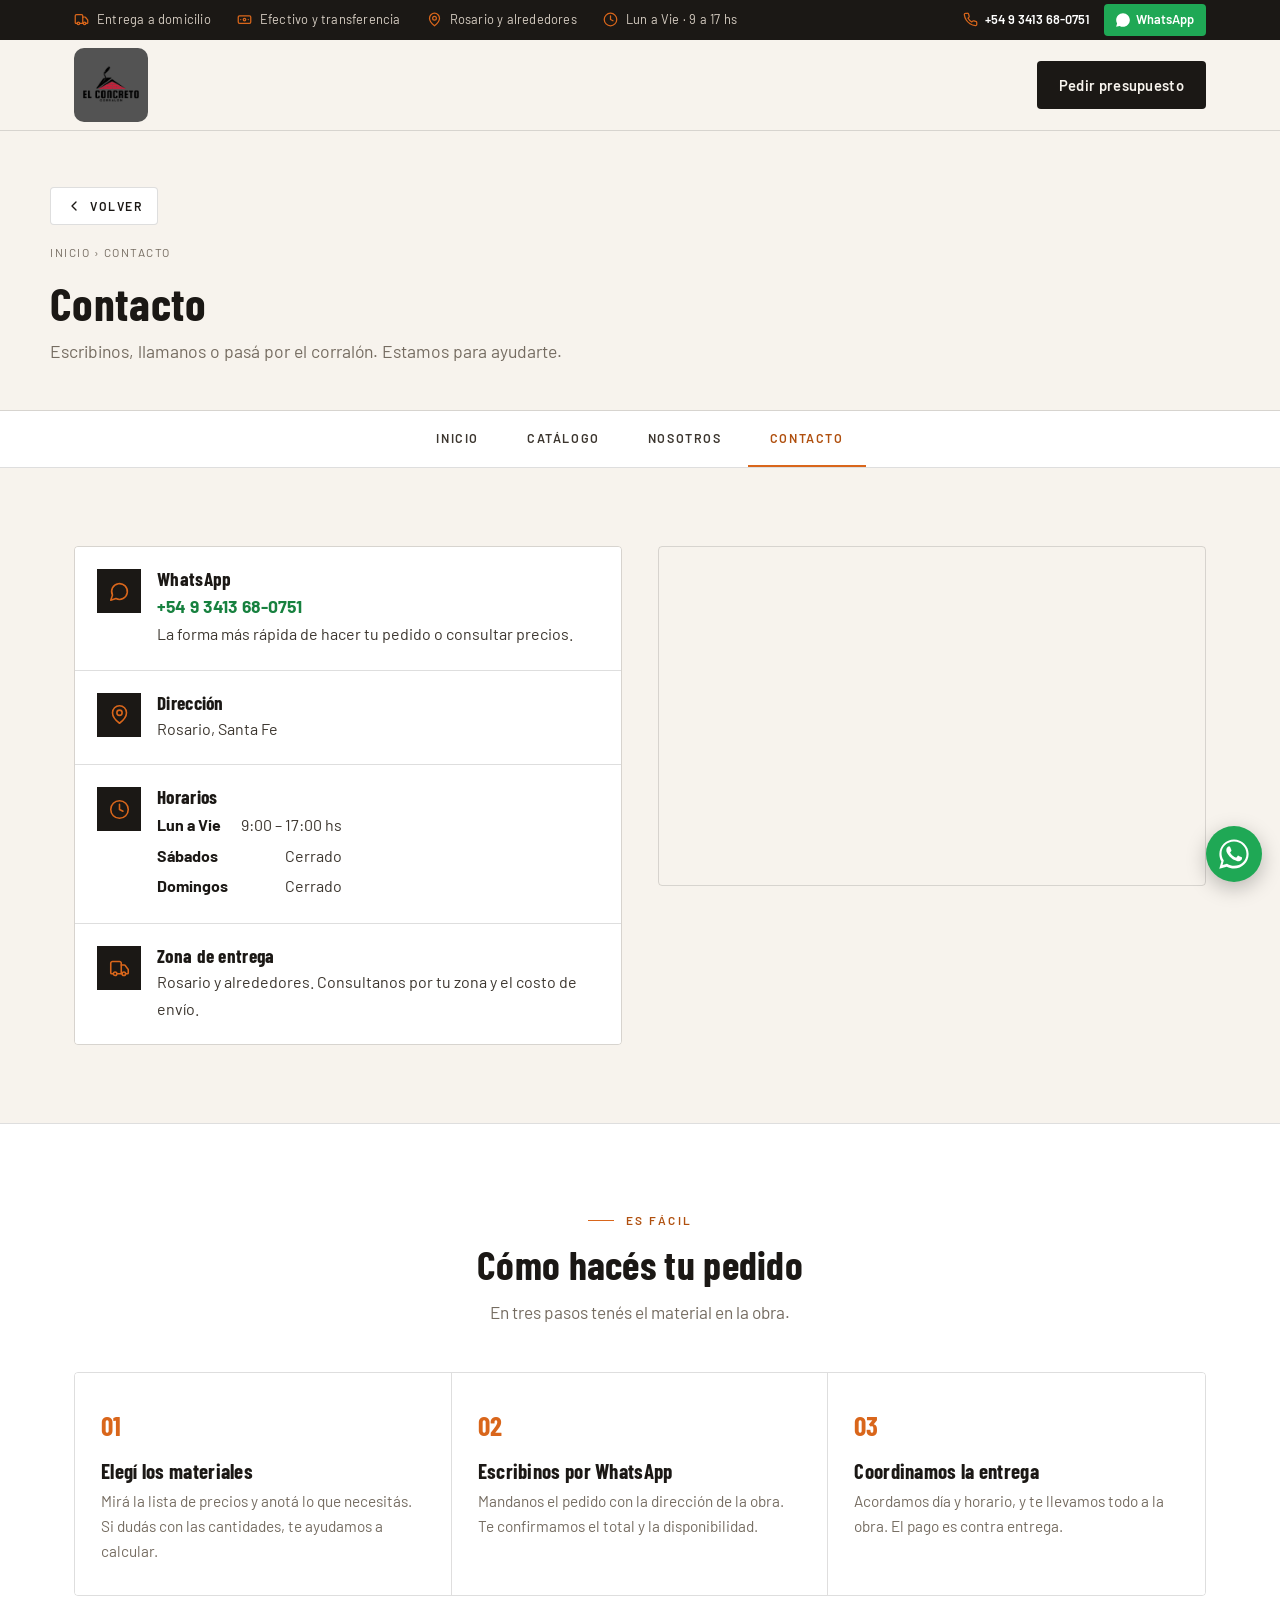
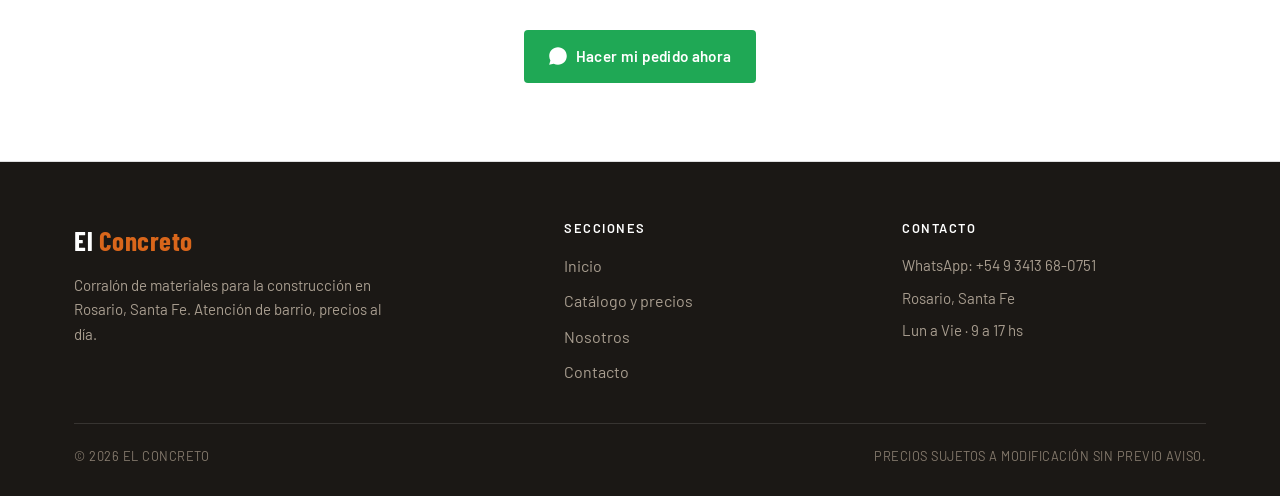
<file: contacto.html>
<!DOCTYPE html>
<html lang="es-AR">
<head>
<meta charset="UTF-8">
<meta name="viewport" content="width=device-width, initial-scale=1">

<title>Contacto y cómo pedir | El Concreto — Corralón en Rosario</title>
<meta name="description" content="Contactá a El Concreto en Rosario. WhatsApp +54 9 3413 68-0751, dirección, horarios de atención y cómo hacer tu pedido de materiales.">
<link rel="canonical" href="https://elconcretorosario.com/contacto.html">
<meta name="theme-color" content="#3D2614">

<meta property="og:type" content="website">
<meta property="og:title" content="Contacto — El Concreto">
<meta property="og:description" content="WhatsApp, dirección y horarios del corralón. Hacé tu pedido en Rosario.">
<meta property="og:image" content="https://elconcretorosario.com/assets/ladrillos.jpg">
<meta property="og:url" content="https://elconcretorosario.com/contacto.html">
<meta name="twitter:card" content="summary_large_image">

<link rel="icon" href="assets/logo-full.png" type="image/png">
<link rel="preconnect" href="https://fonts.googleapis.com">
<link rel="preconnect" href="https://fonts.gstatic.com" crossorigin>
<link href="https://fonts.googleapis.com/css2?family=Barlow+Condensed:wght@600;700&family=Barlow:wght@400;500;600;700&display=swap" rel="stylesheet">
<link rel="stylesheet" href="assets/styles.css?v=concreto">
</head>
<body>

<div class="utilbar">
  <div class="wrap utilbar-inner">
    <ul>
      <li><svg viewBox="0 0 24 24"><path d="M14 18V6a2 2 0 0 0-2-2H4a2 2 0 0 0-2 2v11a1 1 0 0 0 1 1h2"/><path d="M15 18H9"/><path d="M19 18h2a1 1 0 0 0 1-1v-3.65a1 1 0 0 0-.22-.62l-3.48-4.35A1 1 0 0 0 17.52 8H14"/><circle cx="7" cy="18" r="2"/><circle cx="17" cy="18" r="2"/></svg> Entrega a domicilio</li>
      <li><svg viewBox="0 0 24 24"><rect width="20" height="12" x="2" y="6" rx="2"/><circle cx="12" cy="12" r="2"/><path d="M6 12h.01M18 12h.01"/></svg> Efectivo y transferencia</li>
      <li><svg viewBox="0 0 24 24"><path d="M20 10c0 6-8 12-8 12s-8-6-8-12a8 8 0 0 1 16 0Z"/><circle cx="12" cy="10" r="3"/></svg> Rosario y alrededores</li>
      <li><svg viewBox="0 0 24 24"><circle cx="12" cy="12" r="10"/><polyline points="12 6 12 12 16 14"/></svg> Lun a Vie · 9 a 17 hs</li>
    </ul>
    <div class="util-contacto">
      <span class="util-tel"><svg viewBox="0 0 24 24"><path d="M22 16.92v3a2 2 0 0 1-2.18 2 19.79 19.79 0 0 1-8.63-3.07 19.5 19.5 0 0 1-6-6 19.79 19.79 0 0 1-3.07-8.67A2 2 0 0 1 4.11 2h3a2 2 0 0 1 2 1.72c.13.96.36 1.9.7 2.81a2 2 0 0 1-.45 2.11L8.09 9.91a16 16 0 0 0 6 6l1.27-1.27a2 2 0 0 1 2.11-.45c.91.34 1.85.57 2.81.7A2 2 0 0 1 22 16.92z"/></svg>+54 9 3413 68-0751</span>
      <a class="util-wsp" href="https://wa.me/5493413680751" target="_blank" rel="noopener" aria-label="Escribinos por WhatsApp"><svg viewBox="0 0 32 32"><path d="M16 .4C7.4.4.4 7.4.4 16c0 2.8.7 5.5 2.1 7.9L.3 31.7l8-2.1c2.3 1.3 5 1.9 7.7 1.9 8.6 0 15.6-7 15.6-15.6S24.6.4 16 .4z"/></svg>WhatsApp</a>
    </div>
  </div>
</div>

<header class="site-header">
  <div class="wrap header-inner">
    <a class="brand" href="index.html" aria-label="El Concreto - Inicio">
      <span class="brand-mark"><img src="assets/logo-full.png" alt="" width="42" height="42"></span>
      <span class="brand-text">
        <span class="brand-name">El <b>Concreto</b></span>
        <span class="brand-tag">Corralón · Rosario</span>
      </span>
    </a>
    <a class="header-cta" href="https://wa.me/5493413680751" target="_blank" rel="noopener">Pedir presupuesto</a>
  </div>
</header>

<section class="page-banner">
  <div class="wrap page-banner-inner">
    <a class="volver" href="index.html"><svg viewBox="0 0 24 24"><path d="M15 18l-6-6 6-6"/></svg> Volver</a>
    <div class="crumbs"><a href="index.html">Inicio</a> &rsaquo; Contacto</div>
    <h1>Contacto</h1>
    <p>Escribinos, llamanos o pasá por el corralón. Estamos para ayudarte.</p>
  </div>
</section>

<nav class="menu-bar" aria-label="Menú principal">
  <div class="wrap menu-bar-inner">
    <a href="index.html">Inicio</a>
    <a href="catalogo.html">Catálogo</a>
    <a href="nosotros.html">Nosotros</a>
    <a href="contacto.html" class="active" aria-current="page">Contacto</a>
  </div>
</nav>

<section class="seccion">
  <div class="wrap contacto-grid">
    <div class="info-lista">
      <div class="info-item">
        <span class="ico"><svg viewBox="0 0 24 24"><path d="M7.9 20A9 9 0 1 0 4 16.1L2 22z"/></svg></span>
        <div>
          <h3>WhatsApp</h3>
          <a class="fuerte" href="https://wa.me/5493413680751" target="_blank" rel="noopener">+54 9 3413 68-0751</a>
          <p>La forma más rápida de hacer tu pedido o consultar precios.</p>
        </div>
      </div>
      <div class="info-item">
        <span class="ico"><svg viewBox="0 0 24 24"><path d="M20 10c0 6-8 12-8 12s-8-6-8-12a8 8 0 0 1 16 0Z"/><circle cx="12" cy="10" r="3"/></svg></span>
        <div>
          <h3>Dirección</h3>
          <p>Rosario, Santa Fe</p>
        </div>
      </div>
      <div class="info-item">
        <span class="ico"><svg viewBox="0 0 24 24"><circle cx="12" cy="12" r="10"/><polyline points="12 6 12 12 16 14"/></svg></span>
        <div>
          <h3>Horarios</h3>
          <div class="horario">
            <span><b>Lun a Vie</b> 9:00 – 17:00 hs</span>
            <span><b>Sábados</b> Cerrado</span>
            <span><b>Domingos</b> Cerrado</span>
          </div>
        </div>
      </div>
      <div class="info-item">
        <span class="ico"><svg viewBox="0 0 24 24"><path d="M14 18V6a2 2 0 0 0-2-2H4a2 2 0 0 0-2 2v11a1 1 0 0 0 1 1h2"/><path d="M15 18H9"/><path d="M19 18h2a1 1 0 0 0 1-1v-3.65a1 1 0 0 0-.22-.62l-3.48-4.35A1 1 0 0 0 17.52 8H14"/><circle cx="7" cy="18" r="2"/><circle cx="17" cy="18" r="2"/></svg></span>
        <div>
          <h3>Zona de entrega</h3>
          <p>Rosario y alrededores. Consultanos por tu zona y el costo de envío.</p>
        </div>
      </div>
    </div>

    <!-- ⚠️ Reemplazá la consulta del mapa por la dirección exacta del corralón -->
    <iframe class="mapa" title="Ubicación de El Concreto en Rosario" loading="lazy" referrerpolicy="no-referrer-when-downgrade"
      src="https://www.google.com/maps?q=Rosario,Santa+Fe,Argentina&output=embed"></iframe>
  </div>
</section>

<section class="seccion alt">
  <div class="wrap">
    <div class="seccion-cabecera centro">
      <span class="kicker">Es fácil</span>
      <h2>Cómo hacés tu pedido</h2>
      <p>En tres pasos tenés el material en la obra.</p>
    </div>
    <div class="pasos">
      <div class="paso">
        <h3>Elegí los materiales</h3>
        <p>Mirá la lista de precios y anotá lo que necesitás. Si dudás con las cantidades, te ayudamos a calcular.</p>
      </div>
      <div class="paso">
        <h3>Escribinos por WhatsApp</h3>
        <p>Mandanos el pedido con la dirección de la obra. Te confirmamos el total y la disponibilidad.</p>
      </div>
      <div class="paso">
        <h3>Coordinamos la entrega</h3>
        <p>Acordamos día y horario, y te llevamos todo a la obra. El pago es contra entrega.</p>
      </div>
    </div>
    <div class="seccion-cabecera centro" style="margin:34px auto 0;">
      <a class="btn btn-wsp" href="https://wa.me/5493413680751?text=Hola%20El%20Concreto!%20Quer%C3%ADa%20hacer%20un%20pedido" target="_blank" rel="noopener">
        <svg viewBox="0 0 32 32"><path d="M16 .4C7.4.4.4 7.4.4 16c0 2.8.7 5.5 2.1 7.9L.3 31.7l8-2.1c2.3 1.3 5 1.9 7.7 1.9 8.6 0 15.6-7 15.6-15.6S24.6.4 16 .4z"/></svg>
        Hacer mi pedido ahora
      </a>
    </div>
  </div>
</section>

<footer class="site-footer">
  <div class="wrap">
    <div class="footer-grid">
      <div class="footer-brand">
        <div class="brand-name">El <b>Concreto</b></div>
        <p>Corralón de materiales para la construcción en Rosario, Santa Fe. Atención de barrio, precios al día.</p>
      </div>
      <div>
        <h4>Secciones</h4>
        <ul>
          <li><a href="index.html">Inicio</a></li>
          <li><a href="catalogo.html">Catálogo y precios</a></li>
          <li><a href="nosotros.html">Nosotros</a></li>
          <li><a href="contacto.html">Contacto</a></li>
        </ul>
      </div>
      <div>
        <h4>Contacto</h4>
        <div class="lineas">
          <span>WhatsApp: <a href="https://wa.me/5493413680751">+54 9 3413 68-0751</a></span>
          <span>Rosario, Santa Fe</span>
          <span>Lun a Vie · 9 a 17 hs</span>
        </div>
      </div>
    </div>
    <div class="footer-bottom">
      <span>© 2026 El Concreto</span>
      <span>Precios sujetos a modificación sin previo aviso.</span>
    </div>
  </div>
</footer>

<a class="wsp-flotante" href="https://wa.me/5493413680751" target="_blank" rel="noopener" aria-label="Escribinos por WhatsApp">
  <svg viewBox="0 0 32 32"><path d="M16 .4C7.4.4.4 7.4.4 16c0 2.8.7 5.5 2.1 7.9L.3 31.7l8-2.1c2.3 1.3 5 1.9 7.7 1.9 8.6 0 15.6-7 15.6-15.6S24.6.4 16 .4zm0 28.2c-2.5 0-4.9-.7-7-1.9l-.5-.3-4.7 1.2 1.3-4.6-.3-.5c-1.4-2.2-2.1-4.7-2.1-7.2C2.7 8.6 8.6 2.7 16 2.7S29.3 8.6 29.3 16 23.4 28.6 16 28.6zm7.6-9.4c-.4-.2-2.5-1.2-2.8-1.4-.4-.1-.7-.2-.9.2-.3.4-1 1.4-1.3 1.6-.2.3-.5.3-.9.1-.4-.2-1.8-.7-3.4-2.1-1.2-1.1-2.1-2.5-2.3-2.9-.2-.4 0-.6.2-.8.2-.2.4-.5.6-.7.2-.2.3-.4.4-.7.1-.3.1-.5 0-.7-.1-.2-.9-2.2-1.2-3-.3-.8-.7-.7-.9-.7h-.8c-.3 0-.7.1-1.1.5-.4.4-1.4 1.4-1.4 3.4s1.5 4 1.7 4.2c.2.3 2.9 4.5 7.1 6.3 1 .4 1.8.7 2.4.9.9.3 1.8.2 2.5.2.8-.1 2.5-1 2.8-2 .3-1 .3-1.8.2-2-.1-.2-.4-.3-.8-.5z"/></svg>
</a>

<script src="assets/app.js" defer></script>
</body>
</html>
</file>
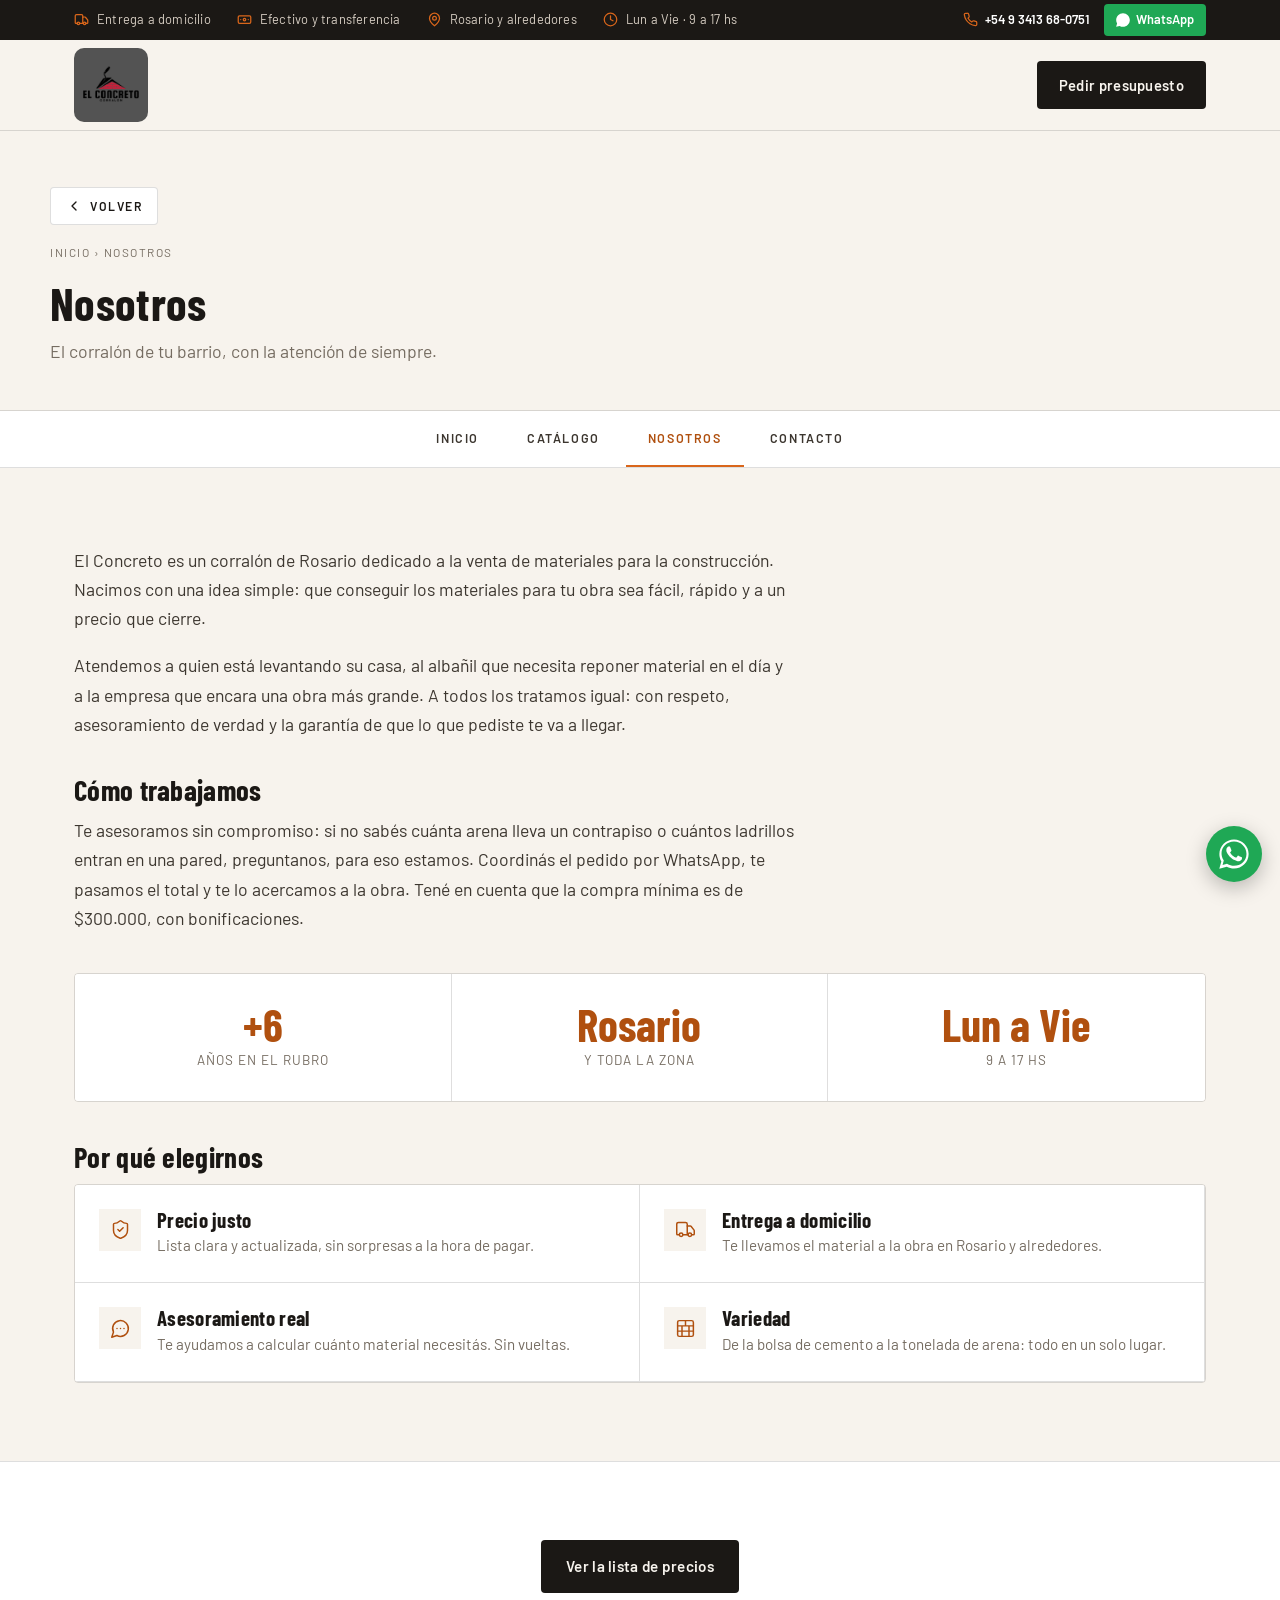
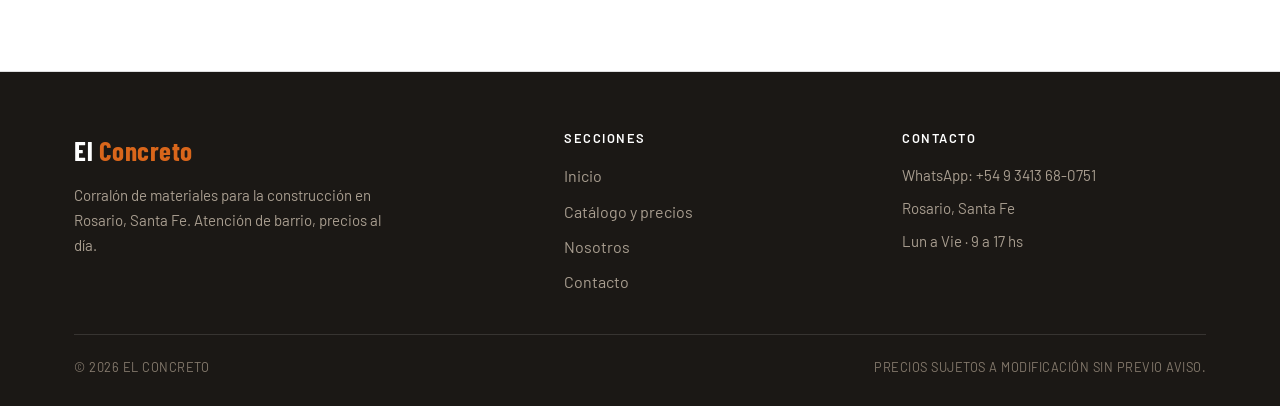
<file: nosotros.html>
<!DOCTYPE html>
<html lang="es-AR">
<head>
<meta charset="UTF-8">
<meta name="viewport" content="width=device-width, initial-scale=1">

<title>Nosotros | El Concreto — Corralón de barrio en Rosario</title>
<meta name="description" content="Conocé El Concreto, un corralón de barrio en Rosario. Materiales para la construcción a precio justo, asesoramiento y entrega a domicilio.">
<link rel="canonical" href="https://elconcretorosario.com/nosotros.html">
<meta name="theme-color" content="#3D2614">

<meta property="og:type" content="website">
<meta property="og:title" content="Nosotros — El Concreto">
<meta property="og:description" content="Un corralón de barrio en Rosario: precios justos, asesoramiento y entrega.">
<meta property="og:image" content="https://elconcretorosario.com/assets/ladrillos.jpg">
<meta property="og:url" content="https://elconcretorosario.com/nosotros.html">
<meta name="twitter:card" content="summary_large_image">

<link rel="icon" href="assets/logo-full.png" type="image/png">
<link rel="preconnect" href="https://fonts.googleapis.com">
<link rel="preconnect" href="https://fonts.gstatic.com" crossorigin>
<link href="https://fonts.googleapis.com/css2?family=Barlow+Condensed:wght@600;700&family=Barlow:wght@400;500;600;700&display=swap" rel="stylesheet">
<link rel="stylesheet" href="assets/styles.css?v=concreto">
</head>
<body>

<div class="utilbar">
  <div class="wrap utilbar-inner">
    <ul>
      <li><svg viewBox="0 0 24 24"><path d="M14 18V6a2 2 0 0 0-2-2H4a2 2 0 0 0-2 2v11a1 1 0 0 0 1 1h2"/><path d="M15 18H9"/><path d="M19 18h2a1 1 0 0 0 1-1v-3.65a1 1 0 0 0-.22-.62l-3.48-4.35A1 1 0 0 0 17.52 8H14"/><circle cx="7" cy="18" r="2"/><circle cx="17" cy="18" r="2"/></svg> Entrega a domicilio</li>
      <li><svg viewBox="0 0 24 24"><rect width="20" height="12" x="2" y="6" rx="2"/><circle cx="12" cy="12" r="2"/><path d="M6 12h.01M18 12h.01"/></svg> Efectivo y transferencia</li>
      <li><svg viewBox="0 0 24 24"><path d="M20 10c0 6-8 12-8 12s-8-6-8-12a8 8 0 0 1 16 0Z"/><circle cx="12" cy="10" r="3"/></svg> Rosario y alrededores</li>
      <li><svg viewBox="0 0 24 24"><circle cx="12" cy="12" r="10"/><polyline points="12 6 12 12 16 14"/></svg> Lun a Vie · 9 a 17 hs</li>
    </ul>
    <div class="util-contacto">
      <span class="util-tel"><svg viewBox="0 0 24 24"><path d="M22 16.92v3a2 2 0 0 1-2.18 2 19.79 19.79 0 0 1-8.63-3.07 19.5 19.5 0 0 1-6-6 19.79 19.79 0 0 1-3.07-8.67A2 2 0 0 1 4.11 2h3a2 2 0 0 1 2 1.72c.13.96.36 1.9.7 2.81a2 2 0 0 1-.45 2.11L8.09 9.91a16 16 0 0 0 6 6l1.27-1.27a2 2 0 0 1 2.11-.45c.91.34 1.85.57 2.81.7A2 2 0 0 1 22 16.92z"/></svg>+54 9 3413 68-0751</span>
      <a class="util-wsp" href="https://wa.me/5493413680751" target="_blank" rel="noopener" aria-label="Escribinos por WhatsApp"><svg viewBox="0 0 32 32"><path d="M16 .4C7.4.4.4 7.4.4 16c0 2.8.7 5.5 2.1 7.9L.3 31.7l8-2.1c2.3 1.3 5 1.9 7.7 1.9 8.6 0 15.6-7 15.6-15.6S24.6.4 16 .4z"/></svg>WhatsApp</a>
    </div>
  </div>
</div>

<header class="site-header">
  <div class="wrap header-inner">
    <a class="brand" href="index.html" aria-label="El Concreto - Inicio">
      <span class="brand-mark"><img src="assets/logo-full.png" alt="" width="42" height="42"></span>
      <span class="brand-text">
        <span class="brand-name">El <b>Concreto</b></span>
        <span class="brand-tag">Corralón · Rosario</span>
      </span>
    </a>
    <a class="header-cta" href="https://wa.me/5493413680751" target="_blank" rel="noopener">Pedir presupuesto</a>
  </div>
</header>

<section class="page-banner">
  <div class="wrap page-banner-inner">
    <a class="volver" href="index.html"><svg viewBox="0 0 24 24"><path d="M15 18l-6-6 6-6"/></svg> Volver</a>
    <div class="crumbs"><a href="index.html">Inicio</a> &rsaquo; Nosotros</div>
    <h1>Nosotros</h1>
    <p>El corralón de tu barrio, con la atención de siempre.</p>
  </div>
</section>

<nav class="menu-bar" aria-label="Menú principal">
  <div class="wrap menu-bar-inner">
    <a href="index.html">Inicio</a>
    <a href="catalogo.html">Catálogo</a>
    <a href="nosotros.html" class="active" aria-current="page">Nosotros</a>
    <a href="contacto.html">Contacto</a>
  </div>
</nav>

<section class="seccion">
  <div class="wrap">
    <div class="prosa">
      <p>El Concreto es un corralón de Rosario dedicado a la venta de materiales para la construcción. Nacimos con una idea simple: que conseguir los materiales para tu obra sea fácil, rápido y a un precio que cierre.</p>
      <p>Atendemos a quien está levantando su casa, al albañil que necesita reponer material en el día y a la empresa que encara una obra más grande. A todos los tratamos igual: con respeto, asesoramiento de verdad y la garantía de que lo que pediste te va a llegar.</p>

      <h2>Cómo trabajamos</h2>
      <p>Te asesoramos sin compromiso: si no sabés cuánta arena lleva un contrapiso o cuántos ladrillos entran en una pared, preguntanos, para eso estamos. Coordinás el pedido por WhatsApp, te pasamos el total y te lo acercamos a la obra. Tené en cuenta que la compra mínima es de $300.000, con bonificaciones.</p>
    </div>

    <!-- ⚠️ Reemplazá los valores entre corchetes por los reales del corralón -->
    <div class="stats">
      <div class="stat"><b>+6</b><span>años en el rubro</span></div>
      <div class="stat"><b>Rosario</b><span>y toda la zona</span></div>
      <div class="stat"><b>Lun a Vie</b><span>9 a 17 hs</span></div>
    </div>

    <div class="prosa">
      <h2>Por qué elegirnos</h2>
    </div>
    <div class="valores">
      <div class="valor">
        <span class="ico"><svg viewBox="0 0 24 24"><path d="M20 13c0 5-3.5 7.5-7.66 8.95a1 1 0 0 1-.67-.01C7.5 20.5 4 18 4 13V6a1 1 0 0 1 1-1c2 0 4.5-1.2 6.24-2.72a1.17 1.17 0 0 1 1.52 0C14.51 3.81 17 5 19 5a1 1 0 0 1 1 1z"/><path d="m9 12 2 2 4-4"/></svg></span>
        <div><h3>Precio justo</h3><p>Lista clara y actualizada, sin sorpresas a la hora de pagar.</p></div>
      </div>
      <div class="valor">
        <span class="ico"><svg viewBox="0 0 24 24"><path d="M14 18V6a2 2 0 0 0-2-2H4a2 2 0 0 0-2 2v11a1 1 0 0 0 1 1h2"/><path d="M15 18H9"/><path d="M19 18h2a1 1 0 0 0 1-1v-3.65a1 1 0 0 0-.22-.62l-3.48-4.35A1 1 0 0 0 17.52 8H14"/><circle cx="7" cy="18" r="2"/><circle cx="17" cy="18" r="2"/></svg></span>
        <div><h3>Entrega a domicilio</h3><p>Te llevamos el material a la obra en Rosario y alrededores.</p></div>
      </div>
      <div class="valor">
        <span class="ico"><svg viewBox="0 0 24 24"><path d="M7.9 20A9 9 0 1 0 4 16.1L2 22z"/><path d="M8 12h.01M12 12h.01M16 12h.01"/></svg></span>
        <div><h3>Asesoramiento real</h3><p>Te ayudamos a calcular cuánto material necesitás. Sin vueltas.</p></div>
      </div>
      <div class="valor">
        <span class="ico"><svg viewBox="0 0 24 24"><rect width="18" height="18" x="3" y="3" rx="2"/><path d="M3 9h18M3 15h18M12 3v6M16 9v6M8 9v6M8 15v6M16 15v6"/></svg></span>
        <div><h3>Variedad</h3><p>De la bolsa de cemento a la tonelada de arena: todo en un solo lugar.</p></div>
      </div>
    </div>
  </div>
</section>

<section class="seccion alt">
  <div class="wrap" style="text-align:center;">
    <a class="btn btn-primario" href="catalogo.html">Ver la lista de precios</a>
  </div>
</section>

<footer class="site-footer">
  <div class="wrap">
    <div class="footer-grid">
      <div class="footer-brand">
        <div class="brand-name">El <b>Concreto</b></div>
        <p>Corralón de materiales para la construcción en Rosario, Santa Fe. Atención de barrio, precios al día.</p>
      </div>
      <div>
        <h4>Secciones</h4>
        <ul>
          <li><a href="index.html">Inicio</a></li>
          <li><a href="catalogo.html">Catálogo y precios</a></li>
          <li><a href="nosotros.html">Nosotros</a></li>
          <li><a href="contacto.html">Contacto</a></li>
        </ul>
      </div>
      <div>
        <h4>Contacto</h4>
        <div class="lineas">
          <span>WhatsApp: <a href="https://wa.me/5493413680751">+54 9 3413 68-0751</a></span>
          <span>Rosario, Santa Fe</span>
          <span>Lun a Vie · 9 a 17 hs</span>
        </div>
      </div>
    </div>
    <div class="footer-bottom">
      <span>© 2026 El Concreto</span>
      <span>Precios sujetos a modificación sin previo aviso.</span>
    </div>
  </div>
</footer>

<a class="wsp-flotante" href="https://wa.me/5493413680751" target="_blank" rel="noopener" aria-label="Escribinos por WhatsApp">
  <svg viewBox="0 0 32 32"><path d="M16 .4C7.4.4.4 7.4.4 16c0 2.8.7 5.5 2.1 7.9L.3 31.7l8-2.1c2.3 1.3 5 1.9 7.7 1.9 8.6 0 15.6-7 15.6-15.6S24.6.4 16 .4zm0 28.2c-2.5 0-4.9-.7-7-1.9l-.5-.3-4.7 1.2 1.3-4.6-.3-.5c-1.4-2.2-2.1-4.7-2.1-7.2C2.7 8.6 8.6 2.7 16 2.7S29.3 8.6 29.3 16 23.4 28.6 16 28.6zm7.6-9.4c-.4-.2-2.5-1.2-2.8-1.4-.4-.1-.7-.2-.9.2-.3.4-1 1.4-1.3 1.6-.2.3-.5.3-.9.1-.4-.2-1.8-.7-3.4-2.1-1.2-1.1-2.1-2.5-2.3-2.9-.2-.4 0-.6.2-.8.2-.2.4-.5.6-.7.2-.2.3-.4.4-.7.1-.3.1-.5 0-.7-.1-.2-.9-2.2-1.2-3-.3-.8-.7-.7-.9-.7h-.8c-.3 0-.7.1-1.1.5-.4.4-1.4 1.4-1.4 3.4s1.5 4 1.7 4.2c.2.3 2.9 4.5 7.1 6.3 1 .4 1.8.7 2.4.9.9.3 1.8.2 2.5.2.8-.1 2.5-1 2.8-2 .3-1 .3-1.8.2-2-.1-.2-.4-.3-.8-.5z"/></svg>
</a>

<script src="assets/app.js" defer></script>
</body>
</html>
</file>
<file: assets/styles.css>
/* =========================================================
   Arena Express — estilo híbrido minimal + industrial
   ========================================================= */

:root{
  --ink:        #1B1815;
  --ink-soft:   #3C362F;
  --muted:      #756C61;
  --bone:       #F7F3ED;
  --surface:    #FFFFFF;
  --line:       rgba(27,24,21,.14);
  --line-soft:  rgba(27,24,21,.08);
  --orange:     #D9661B;
  --orange-ink: #B0500F;
  --green:      #1FA855;
  --green-osc:  #17813f;
  --radius:     4px;
}

*{ margin:0; padding:0; box-sizing:border-box; }
html{ scroll-behavior:smooth; -webkit-text-size-adjust:100%; }

body{
  font-family:"Barlow", system-ui, -apple-system, Segoe UI, Roboto, sans-serif;
  color:var(--ink); background:var(--bone); line-height:1.65;
  -webkit-font-smoothing:antialiased;
}
img{ max-width:100%; display:block; }
a{ color:inherit; text-decoration:none; }

h1,h2,h3,.condensed{ font-family:"Barlow Condensed","Barlow",sans-serif; font-weight:700; line-height:1.04; letter-spacing:.3px; }

.wrap{ width:100%; max-width:1180px; margin:0 auto; padding:0 24px; }

/* etiqueta industrial con número y línea */
.kicker{
  display:inline-flex; align-items:center; gap:12px;
  font-family:"Barlow",sans-serif; font-weight:600; font-size:.74rem;
  letter-spacing:2.5px; text-transform:uppercase; color:var(--orange-ink);
}
.kicker::before{ content:""; width:26px; height:1.5px; background:var(--orange); display:inline-block; }

/* ---------- Botones ---------- */
.btn{
  display:inline-flex; align-items:center; gap:9px; cursor:pointer;
  font-family:"Barlow",sans-serif; font-weight:600; font-size:.95rem; letter-spacing:.3px;
  padding:13px 24px; border-radius:var(--radius); border:1.5px solid transparent;
  transition:background .15s, color .15s, border-color .15s;
}
.btn svg{ width:18px; height:18px; }
.btn-primario{ background:var(--ink); color:var(--bone); }
.btn-primario:hover{ background:var(--orange); }
.btn-wsp{ background:var(--green); color:#fff; }
.btn-wsp:hover{ background:var(--green-osc); }
.btn-wsp svg{ fill:#fff; }
.btn-linea{ background:transparent; color:var(--ink); border-color:var(--line); }
.btn-linea:hover{ border-color:var(--ink); }
.btn-claro{ background:transparent; color:#fff; border-color:rgba(255,255,255,.4); }
.btn-claro:hover{ background:rgba(255,255,255,.12); border-color:rgba(255,255,255,.7); }

/* cartel rojo "hay de todo" (inicio) */
.banner-rojo{
  display:block; background:#C62828; color:#fff; text-align:center;
  padding:12px 18px; font-weight:700; font-size:1.05rem; letter-spacing:.3px;
  transition:background .15s;
}
.banner-rojo:hover{ background:#A82020; }
.banner-rojo b{ font-weight:800; text-transform:uppercase; }
.banner-rojo span{ font-weight:500; opacity:.95; }
@media(max-width:560px){ .banner-rojo{ font-size:.95rem; padding:11px 14px; } }

/* =========================================================
   BARRA SUPERIOR (servicios + teléfono)
   ========================================================= */
.utilbar{ background:var(--ink); color:#D8CFC4; font-size:.8rem; }
.utilbar-inner{ display:flex; align-items:center; justify-content:space-between; gap:18px; min-height:40px; }
.utilbar ul{ list-style:none; display:flex; flex-wrap:wrap; gap:5px 26px; }
.utilbar li{ display:flex; align-items:center; gap:8px; letter-spacing:.2px; }
.utilbar li svg{ width:15px; height:15px; fill:none; stroke:var(--orange); stroke-width:2; stroke-linecap:round; stroke-linejoin:round; }
.utilbar .util-contacto{ display:flex; align-items:center; gap:14px; }
.utilbar .util-tel{ color:#fff; font-weight:600; white-space:nowrap; display:flex; align-items:center; gap:7px; cursor:default; }
.utilbar .util-tel svg{ width:15px; height:15px; fill:none; stroke:var(--orange); stroke-width:2; }
.utilbar .util-wsp{ display:inline-flex; align-items:center; gap:6px; background:var(--green); color:#fff; font-weight:600; padding:5px 12px; border-radius:4px; white-space:nowrap; transition:background .15s; }
.utilbar .util-wsp:hover{ background:var(--green-osc); }
.utilbar .util-wsp svg{ width:14px; height:14px; fill:#fff; }

/* =========================================================
   CABECERA
   ========================================================= */
.site-header{ position:static; background:var(--bone); border-bottom:1px solid var(--line); }
.header-inner{ display:flex; align-items:center; justify-content:space-between; height:90px; }
.brand{ display:flex; align-items:center; gap:12px; }
.brand-mark{ height:74px; width:auto; flex-shrink:0; display:flex; align-items:center; }
.brand-mark img{ height:74px; width:auto; border-radius:10px; }
.brand-text{ line-height:1; display:none; }
.brand-name{ font-family:"Barlow Condensed",sans-serif; font-weight:700; font-size:1.55rem; color:var(--ink); letter-spacing:.5px; }
.brand-name b{ color:var(--orange); font-weight:700; }
.brand-tag{ display:block; font-size:.62rem; font-weight:600; letter-spacing:2.5px; text-transform:uppercase; color:var(--muted); margin-top:4px; }
.header-cta{
  display:inline-flex; align-items:center; background:var(--ink); color:var(--bone);
  font-weight:600; font-size:.92rem; letter-spacing:.3px; padding:12px 22px; border-radius:var(--radius);
  transition:background .15s;
}
.header-cta:hover{ background:var(--orange); }

/* =========================================================
   BARRA DE MENÚ (debajo del hero / banner)
   ========================================================= */
.menu-bar{ background:var(--surface); border-bottom:1px solid var(--line); }
.menu-bar-inner{ display:flex; flex-wrap:wrap; justify-content:center; gap:0 4px; padding:0; }
.menu-bar a{
  font-family:"Barlow",sans-serif; color:var(--ink-soft); font-weight:600;
  font-size:.78rem; letter-spacing:1.6px; text-transform:uppercase;
  padding:17px 22px; border-bottom:2px solid transparent;
  transition:color .15s, border-color .15s;
}
.menu-bar a:hover{ color:var(--ink); }
.menu-bar a.active{ color:var(--orange-ink); border-bottom-color:var(--orange); }

/* =========================================================
   HERO (inicio)
   ========================================================= */
.hero{
  position:relative; border-bottom:1px solid var(--line);
  background-image:linear-gradient(100deg, rgba(20,16,12,.94) 0%, rgba(20,16,12,.85) 48%, rgba(20,16,12,.52) 100%), url("ladrillos.jpg");
  background-size:cover; background-position:center;
}
.hero-inner{ padding:106px 0 114px; max-width:660px; }
.eyebrow{
  display:inline-flex; align-items:center; gap:12px; margin-bottom:22px;
  font-weight:600; font-size:.74rem; letter-spacing:2.5px; text-transform:uppercase; color:#ffd6ad;
}
.eyebrow::before{ content:""; width:26px; height:1.5px; background:var(--orange); }
.hero h1{ font-size:4rem; color:#fff; margin-bottom:22px; text-shadow:0 2px 18px rgba(0,0,0,.35); }
.hero h1 em{ font-style:normal; color:#ffb072; }
.hero p{ font-size:1.2rem; color:#ECE2D5; max-width:500px; margin-bottom:32px; }
.hero-acciones{ display:flex; gap:13px; flex-wrap:wrap; }
.hero .btn-primario{ background:var(--orange); color:#fff; }
.hero .btn-primario:hover{ background:#fff; color:var(--ink); }

/* =========================================================
   SECCIONES GENÉRICAS
   ========================================================= */
.seccion{ padding:78px 0; }
.seccion.alt{ background:var(--surface); border-top:1px solid var(--line); border-bottom:1px solid var(--line); }
.seccion-cabecera{ max-width:640px; margin-bottom:46px; }
.seccion-cabecera.centro{ margin-left:auto; margin-right:auto; text-align:center; }
.seccion-cabecera.centro .kicker{ justify-content:center; }
.seccion h2{ font-size:2.5rem; color:var(--ink); margin:14px 0 12px; }
.seccion-cabecera p{ color:var(--muted); font-size:1.08rem; }

/* =========================================================
   INICIO — bloques
   ========================================================= */
.intro-grid{ display:grid; gap:54px; align-items:center; }
@media(min-width:860px){ .intro-grid{ grid-template-columns:1.05fr .95fr; } }
.intro-texto .kicker{ margin-bottom:18px; }
.intro-texto h2{ font-size:2.4rem; color:var(--ink); margin-bottom:18px; }
.intro-texto p{ color:var(--ink-soft); margin-bottom:16px; font-size:1.07rem; }
.intro-texto .btn{ margin-top:10px; }
.intro-galeria{ position:relative; min-height:360px; border:1px solid var(--line); overflow:hidden; }
.intro-galeria .slide{ position:absolute; inset:0; background-size:cover; background-position:center; opacity:0; transition:opacity .8s ease; }
.intro-galeria .slide.is-active{ opacity:1; }
.intro-galeria-tag{
  position:absolute; left:0; bottom:0; z-index:2; background:var(--ink); color:#fff;
  font-family:"Barlow Condensed",sans-serif; font-weight:700; font-size:1rem; letter-spacing:2.5px;
  text-transform:uppercase; padding:11px 22px;
}
.intro-galeria-dots{ position:absolute; right:14px; bottom:16px; z-index:2; display:flex; gap:7px; }
.intro-galeria-dots i{ width:7px; height:7px; border-radius:50%; background:rgba(255,255,255,.55); transition:background .2s; }
.intro-galeria-dots i.on{ background:var(--orange); }

/* categorías */
.cats{ display:grid; gap:0; grid-template-columns:repeat(2,1fr); border:1px solid var(--line); border-radius:var(--radius); overflow:hidden; }
@media(min-width:760px){ .cats{ grid-template-columns:repeat(4,1fr); } }
.cat-card{
  position:relative; background:var(--surface); padding:30px 24px 26px;
  border-right:1px solid var(--line); border-bottom:1px solid var(--line);
  transition:background .15s;
}
.cat-card:hover{ background:var(--bone); }
.cat-card::before{
  content:"0" counter(cat); counter-increment:cat;
  position:absolute; top:18px; right:20px;
  font-family:"Barlow Condensed",sans-serif; font-weight:700; font-size:1rem; color:var(--line);
}
.cats{ counter-reset:cat; }
.cat-ico{ color:var(--orange-ink); margin-bottom:18px; }
.cat-ico svg{ width:30px; height:30px; fill:none; stroke:currentColor; stroke-width:1.6; stroke-linecap:round; stroke-linejoin:round; }
.cat-card h3{ font-size:1.4rem; color:var(--ink); margin-bottom:5px; }
.cat-card p{ font-size:.9rem; color:var(--muted); }

/* bloque CTA oscuro */
.bloque-cta{ background:var(--ink); color:var(--bone); border-radius:var(--radius); padding:60px 40px; text-align:center; }
.bloque-cta h2{ font-size:2.3rem; color:#fff; margin-bottom:12px; }
.bloque-cta p{ color:#CDC4B9; max-width:540px; margin:0 auto 28px; font-size:1.06rem; }
.bloque-cta .btn{ margin:5px; }

/* =========================================================
   CATÁLOGO
   ========================================================= */
.precios-tools{ display:flex; flex-wrap:wrap; gap:14px; align-items:center; justify-content:space-between; margin-bottom:30px; }
.buscador{ position:relative; flex:1 1 280px; max-width:400px; }
.buscador input{
  width:100%; padding:13px 16px 13px 44px; border:1px solid var(--line); border-radius:var(--radius);
  font-size:1rem; font-family:"Barlow",sans-serif; background:var(--surface); color:var(--ink);
}
.buscador input:focus{ outline:none; border-color:var(--ink); }
.buscador svg{ position:absolute; left:15px; top:50%; transform:translateY(-50%); width:18px; height:18px; fill:var(--muted); }
.precios-fecha{ font-size:.78rem; color:var(--muted); text-transform:uppercase; letter-spacing:1px; }
.precios-fecha b{ color:var(--orange-ink); }

.grupo{ margin-bottom:42px; scroll-margin-top:96px; }
.grupo > h2{
  font-size:.86rem; font-family:"Barlow",sans-serif; font-weight:600; text-transform:uppercase; letter-spacing:2px;
  color:var(--orange-ink); padding-bottom:12px; margin-bottom:6px; border-bottom:1px solid var(--line);
}
.avisos{ display:flex; flex-wrap:wrap; gap:12px; margin-bottom:28px; }
.aviso{
  display:inline-flex; align-items:center; gap:10px;
  font-weight:600; font-size:.98rem; padding:12px 18px; border-radius:var(--radius);
}
.aviso svg{ width:19px; height:19px; fill:none; stroke:currentColor; stroke-width:2; stroke-linecap:round; stroke-linejoin:round; flex-shrink:0; }
.aviso b{ font-weight:700; }
.aviso-naranja{ background:var(--orange); color:#fff; }
.aviso-oscuro{ background:var(--ink); color:#fff; }

.oferta-semana{
  display:flex; align-items:center; gap:15px; flex-wrap:wrap;
  background:#C62828; color:#fff; border-radius:var(--radius);
  padding:17px 24px; margin-bottom:22px;
}
.oferta-semana svg{ width:28px; height:28px; fill:none; stroke:#fff; stroke-width:2; stroke-linecap:round; stroke-linejoin:round; flex-shrink:0; }
.oferta-semana .txt b{ display:block; font-family:"Barlow Condensed",sans-serif; font-size:1.55rem; font-weight:700; text-transform:uppercase; letter-spacing:1px; line-height:1.05; }
.oferta-semana .txt span{ font-size:.95rem; opacity:.95; }

.mas-productos{
  display:flex; align-items:center; justify-content:space-between; gap:24px; flex-wrap:wrap;
  background:var(--ink); color:#fff; border-radius:var(--radius); padding:28px 30px; margin:30px 0 16px;
}
.mas-productos-txt{ flex:1 1 320px; }
.mas-productos h3{ font-size:1.5rem; color:#fff; margin-bottom:6px; }
.mas-productos p{ color:#CDC4B9; font-size:1rem; max-width:540px; }
.mas-productos .btn{ flex-shrink:0; }
.tabla-precios{ width:100%; border-collapse:collapse; }
.tabla-precios tr{ border-bottom:1px solid var(--line); }
.tabla-precios tr:hover{ background:var(--surface); }
.tabla-precios td{ padding:16px 8px; vertical-align:middle; }
.tp-nombre{ font-weight:600; color:var(--ink); font-size:1.08rem; }
.tp-unidad{ display:block; font-size:.85rem; color:var(--muted); font-weight:400; }
.tp-precio{ text-align:right; white-space:nowrap; }
.tp-precio b{ font-family:"Barlow Condensed",sans-serif; font-size:1.6rem; font-weight:700; color:var(--ink); }
.tp-precio .pedir{ display:inline-flex; align-items:center; gap:6px; margin-left:16px; vertical-align:middle;
  background:var(--green); color:#fff; font-size:.8rem; font-weight:600; padding:7px 13px; border-radius:var(--radius); }
.tp-precio .pedir svg{ width:14px; height:14px; fill:#fff; }
.tp-precio .pedir:hover{ background:var(--green-osc); }

.sin-resultados{ display:none; text-align:center; color:var(--muted); padding:40px 0; font-size:1.05rem; }
.nota{ background:var(--surface); border:1px solid var(--line); border-left:3px solid var(--orange); border-radius:0; padding:18px 22px; color:var(--ink-soft); font-size:.94rem; margin-top:10px; }
.nota b{ color:var(--ink); }

@media(max-width:620px){
  .tabla-precios td{ padding:13px 4px; }
  .tp-precio .pedir span{ display:none; }
  .tp-precio .pedir{ padding:8px; }
  .tp-precio b{ font-size:1.35rem; }
}

/* =========================================================
   BANNER páginas internas
   ========================================================= */
.page-banner{ background:var(--bone); border-bottom:1px solid var(--line); }
.page-banner-inner{ padding:56px 0 44px; }
.volver{
  display:inline-flex; align-items:center; gap:8px; margin-bottom:18px;
  font-size:.76rem; font-weight:600; text-transform:uppercase; letter-spacing:1.5px;
  color:var(--ink); background:var(--surface); border:1px solid var(--line); border-radius:var(--radius);
  padding:8px 15px; transition:border-color .15s, color .15s;
}
.volver:hover{ border-color:var(--ink); color:var(--orange-ink); }
.volver svg{ width:16px; height:16px; fill:none; stroke:currentColor; stroke-width:2; stroke-linecap:round; stroke-linejoin:round; }
.crumbs{ font-size:.74rem; text-transform:uppercase; letter-spacing:1.5px; color:var(--muted); margin-bottom:16px; }
.crumbs a:hover{ color:var(--orange-ink); }
.page-banner h1{ font-size:2.9rem; color:var(--ink); margin-bottom:10px; }
.page-banner p{ color:var(--muted); font-size:1.1rem; max-width:580px; }

/* =========================================================
   NOSOTROS
   ========================================================= */
.prosa{ max-width:720px; }
.prosa p{ color:var(--ink-soft); font-size:1.1rem; margin-bottom:18px; }
.prosa h2{ font-size:1.8rem; color:var(--ink); margin:36px 0 12px; }
.stats{ display:grid; grid-template-columns:repeat(3,1fr); gap:0; margin:40px 0; border:1px solid var(--line); border-radius:var(--radius); overflow:hidden; }
.stat{ background:var(--surface); padding:28px 20px; text-align:center; border-right:1px solid var(--line); }
.stat:last-child{ border-right:0; }
.stat b{ font-family:"Barlow Condensed",sans-serif; font-size:2.8rem; color:var(--orange-ink); line-height:1; display:block; }
.stat span{ font-size:.84rem; color:var(--muted); text-transform:uppercase; letter-spacing:1px; }
.valores{ display:grid; gap:0; border:1px solid var(--line); border-radius:var(--radius); overflow:hidden; }
@media(min-width:680px){ .valores{ grid-template-columns:1fr 1fr; } }
.valor{ display:flex; gap:16px; align-items:flex-start; background:var(--surface); padding:24px; border-right:1px solid var(--line); border-bottom:1px solid var(--line); }
.valor .ico{ width:42px; height:42px; flex-shrink:0; background:var(--bone); display:flex; align-items:center; justify-content:center; color:var(--orange-ink); }
.valor .ico svg{ width:21px; height:21px; fill:none; stroke:currentColor; stroke-width:1.7; stroke-linecap:round; stroke-linejoin:round; }
.valor h3{ font-size:1.3rem; color:var(--ink); margin-bottom:3px; }
.valor p{ font-size:.95rem; color:var(--muted); }

/* opiniones / reseñas */
.reviews{ display:grid; gap:18px; grid-template-columns:1fr; }
@media(min-width:760px){ .reviews{ grid-template-columns:repeat(3,1fr); } }
.review{ background:var(--surface); border:1px solid var(--line); border-radius:var(--radius); padding:26px 24px; display:flex; flex-direction:column; gap:15px; }
.review-stars{ display:flex; gap:3px; }
.review-stars svg{ width:18px; height:18px; }
.review-stars .on{ fill:var(--orange); }
.review-stars .off{ fill:#D8D2C8; }
.review p{ color:var(--ink-soft); font-size:1rem; line-height:1.6; }
.review-autor{ display:flex; align-items:center; gap:13px; margin-top:auto; padding-top:6px; }
.review-autor .ava{ width:42px; height:42px; flex-shrink:0; border-radius:50%; background:var(--ink); color:#fff; display:flex; align-items:center; justify-content:center; font-family:"Barlow Condensed",sans-serif; font-weight:700; font-size:1.05rem; letter-spacing:.5px; }
.review-autor b{ display:block; color:var(--ink); font-size:1rem; }
.review-autor span{ font-size:.82rem; color:var(--muted); }

/* carrusel de opiniones (portada, bloque oscuro) */
.opiniones-sec{ background:var(--ink); color:#fff; }
.opiniones-sec .kicker{ color:#ffb072; justify-content:center; }
.opiniones-sec h2{ color:#fff; }
.carrusel{ position:relative; max-width:800px; margin:0 auto; display:flex; align-items:center; gap:14px; }
.carrusel-track{ position:relative; flex:1; min-height:250px; }
.op{ position:absolute; inset:0; opacity:0; transition:opacity .5s ease; display:flex; flex-direction:column; align-items:center; text-align:center; gap:18px; pointer-events:none; }
.op.is-active{ opacity:1; pointer-events:auto; }
.op-stars{ display:flex; gap:4px; }
.op-stars svg{ width:22px; height:22px; }
.op-stars .on{ fill:var(--orange); }
.op-stars .off{ fill:rgba(255,255,255,.25); }
.op-quote{ font-size:1.45rem; line-height:1.55; color:#F2E9DF; max-width:700px; }
.op-autor{ display:flex; align-items:center; gap:13px; margin-top:6px; }
.op-autor .ava{ width:46px; height:46px; flex-shrink:0; border-radius:50%; background:var(--orange); color:#fff; display:flex; align-items:center; justify-content:center; font-family:"Barlow Condensed",sans-serif; font-weight:700; font-size:1.1rem; letter-spacing:.5px; }
.op-autor b{ display:block; color:#fff; font-size:1.05rem; }
.op-autor span{ font-size:.85rem; color:#C9BCAD; }
.carrusel-nav{ flex-shrink:0; width:46px; height:46px; border-radius:50%; background:transparent; border:1px solid rgba(255,255,255,.3); color:#fff; cursor:pointer; display:flex; align-items:center; justify-content:center; transition:background .15s, border-color .15s; }
.carrusel-nav:hover{ background:rgba(255,255,255,.12); border-color:#fff; }
.carrusel-nav svg{ width:20px; height:20px; fill:none; stroke:currentColor; stroke-width:2; stroke-linecap:round; stroke-linejoin:round; }
.carrusel-dots{ display:flex; justify-content:center; gap:9px; margin-top:32px; }
.carrusel-dots button{ width:9px; height:9px; border-radius:50%; border:0; padding:0; background:rgba(255,255,255,.3); cursor:pointer; transition:background .15s, transform .15s; }
.carrusel-dots button.on{ background:var(--orange); transform:scale(1.25); }
@media(max-width:560px){
  .carrusel-track{ min-height:370px; }
  .op-quote{ font-size:1.15rem; }
  .carrusel-nav{ display:none; }
}

/* =========================================================
   CONTACTO
   ========================================================= */
.contacto-grid{ display:grid; gap:36px; }
@media(min-width:860px){ .contacto-grid{ grid-template-columns:1fr 1fr; } }
.info-lista{ display:grid; gap:0; border:1px solid var(--line); border-radius:var(--radius); overflow:hidden; }
.info-item{ display:flex; gap:16px; align-items:flex-start; background:var(--surface); padding:22px; border-bottom:1px solid var(--line); }
.info-item:last-child{ border-bottom:0; }
.info-item .ico{ width:44px; height:44px; flex-shrink:0; background:var(--ink); display:flex; align-items:center; justify-content:center; }
.info-item .ico svg{ width:21px; height:21px; fill:none; stroke:var(--orange); stroke-width:1.8; stroke-linecap:round; stroke-linejoin:round; }
.info-item h3{ font-size:1.2rem; color:var(--ink); margin-bottom:3px; }
.info-item p, .info-item a{ color:var(--ink-soft); font-size:1rem; }
.info-item a.fuerte{ color:var(--green-osc); font-weight:700; font-size:1.1rem; }
.info-item .horario span{ display:flex; justify-content:space-between; gap:20px; max-width:300px; padding:2px 0; color:var(--ink-soft); }
.info-item .horario b{ color:var(--ink); }
.mapa{ border:1px solid var(--line); border-radius:var(--radius); min-height:340px; width:100%; }

.pasos{ display:grid; gap:0; border:1px solid var(--line); border-radius:var(--radius); overflow:hidden; counter-reset:paso; }
@media(min-width:720px){ .pasos{ grid-template-columns:repeat(3,1fr); } }
.paso{ position:relative; background:var(--surface); padding:30px 26px; border-right:1px solid var(--line); }
.paso:last-child{ border-right:0; }
.paso::before{
  counter-increment:paso; content:"0" counter(paso);
  font-family:"Barlow Condensed",sans-serif; font-size:1.7rem; font-weight:700; color:var(--orange);
  display:block; margin-bottom:12px;
}
.paso h3{ font-size:1.3rem; color:var(--ink); margin-bottom:7px; }
.paso p{ color:var(--muted); font-size:.96rem; }

/* =========================================================
   PIE
   ========================================================= */
.site-footer{ background:var(--ink); color:#A99E90; padding:56px 0 28px; }
.footer-grid{ display:grid; gap:34px; margin-bottom:38px; }
@media(min-width:720px){ .footer-grid{ grid-template-columns:1.5fr 1fr 1fr; } }
.footer-grid h4{ font-family:"Barlow",sans-serif; font-weight:600; text-transform:uppercase; letter-spacing:1.5px; color:#fff; font-size:.8rem; margin-bottom:14px; }
.footer-brand .brand-name{ font-family:"Barlow Condensed",sans-serif; font-size:1.7rem; color:#fff; margin-bottom:10px; }
.footer-brand .brand-name b{ color:var(--orange); }
.footer-brand p{ font-size:.94rem; max-width:320px; }
.footer-grid ul{ list-style:none; display:grid; gap:9px; }
.footer-grid a:hover{ color:var(--orange); }
.footer-grid .lineas span{ display:block; font-size:.94rem; margin-bottom:8px; }
.footer-bottom{ border-top:1px solid rgba(255,255,255,.12); padding-top:22px; font-size:.8rem; display:flex; flex-wrap:wrap; gap:8px; justify-content:space-between; color:#857a6d; text-transform:uppercase; letter-spacing:.5px; }

/* botón flotante */
.wsp-flotante{ position:fixed; right:18px; bottom:18px; z-index:90; width:56px; height:56px; border-radius:50%; background:var(--green); display:flex; align-items:center; justify-content:center; box-shadow:0 6px 20px rgba(0,0,0,.25); transition:transform .12s, background .15s; }
.wsp-flotante:hover{ transform:scale(1.07); background:var(--green-osc); }
.wsp-flotante svg{ width:30px; height:30px; fill:#fff; }

/* =========================================================
   RESPONSIVE
   ========================================================= */
@media(max-width:860px){
  .hero-inner{ padding:74px 0 82px; }
}
@media(max-width:560px){
  .utilbar{ font-size:.72rem; }
  .utilbar-inner{ min-height:0; padding-top:8px; padding-bottom:8px; flex-wrap:wrap; gap:6px 14px; }
  .utilbar ul{ gap:4px 14px; }
  .utilbar .util-contacto{ display:none; }
  .header-cta{ padding:10px 15px; font-size:.85rem; }
  .header-inner{ height:74px; }
  .brand-mark, .brand-mark img{ height:62px; }
  .menu-bar a{ padding:14px 13px; font-size:.74rem; letter-spacing:1px; }
  .hero h1{ font-size:2.7rem; }
  .hero p{ font-size:1.08rem; }
  .seccion{ padding:54px 0; }
  .seccion h2{ font-size:2rem; }
  .page-banner h1{ font-size:2.2rem; }
  .cats{ grid-template-columns:1fr; }
  .stats{ grid-template-columns:1fr; }
  .stat{ border-right:0; border-bottom:1px solid var(--line); }
}
</file>
